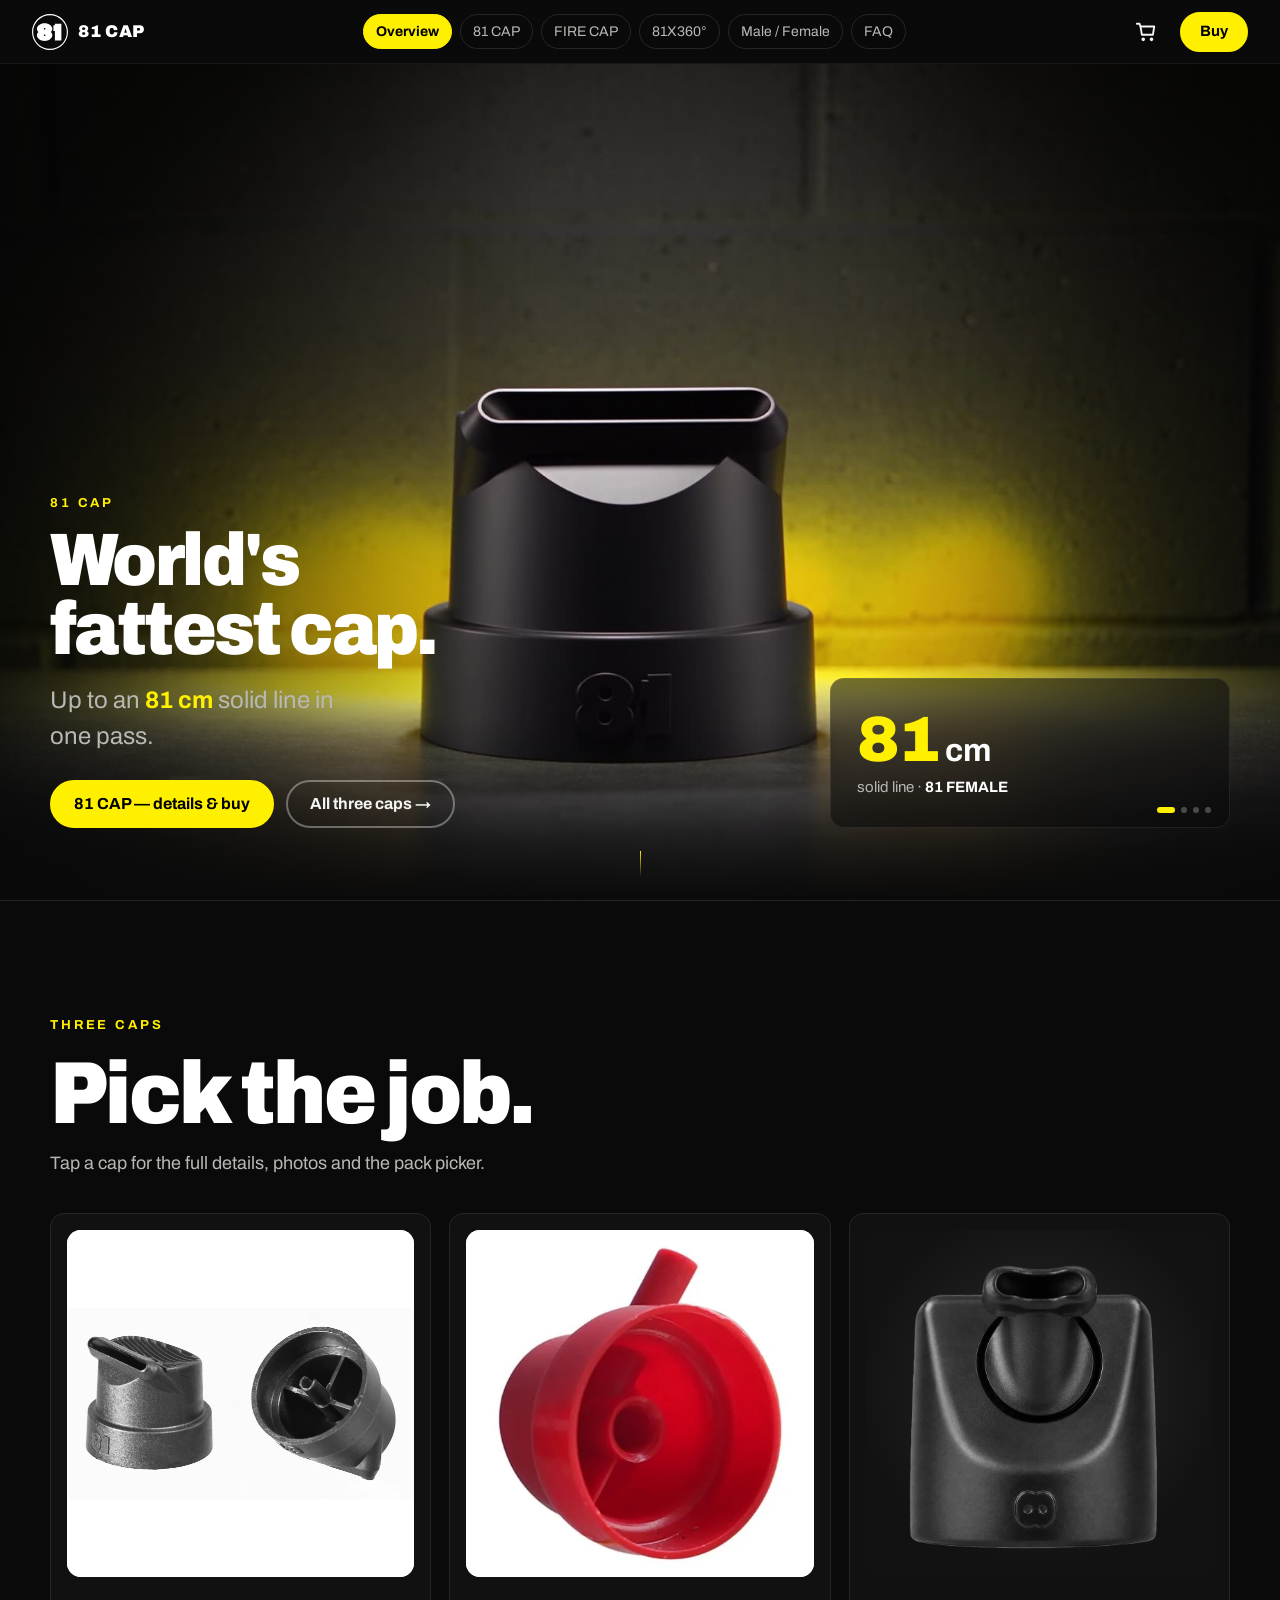
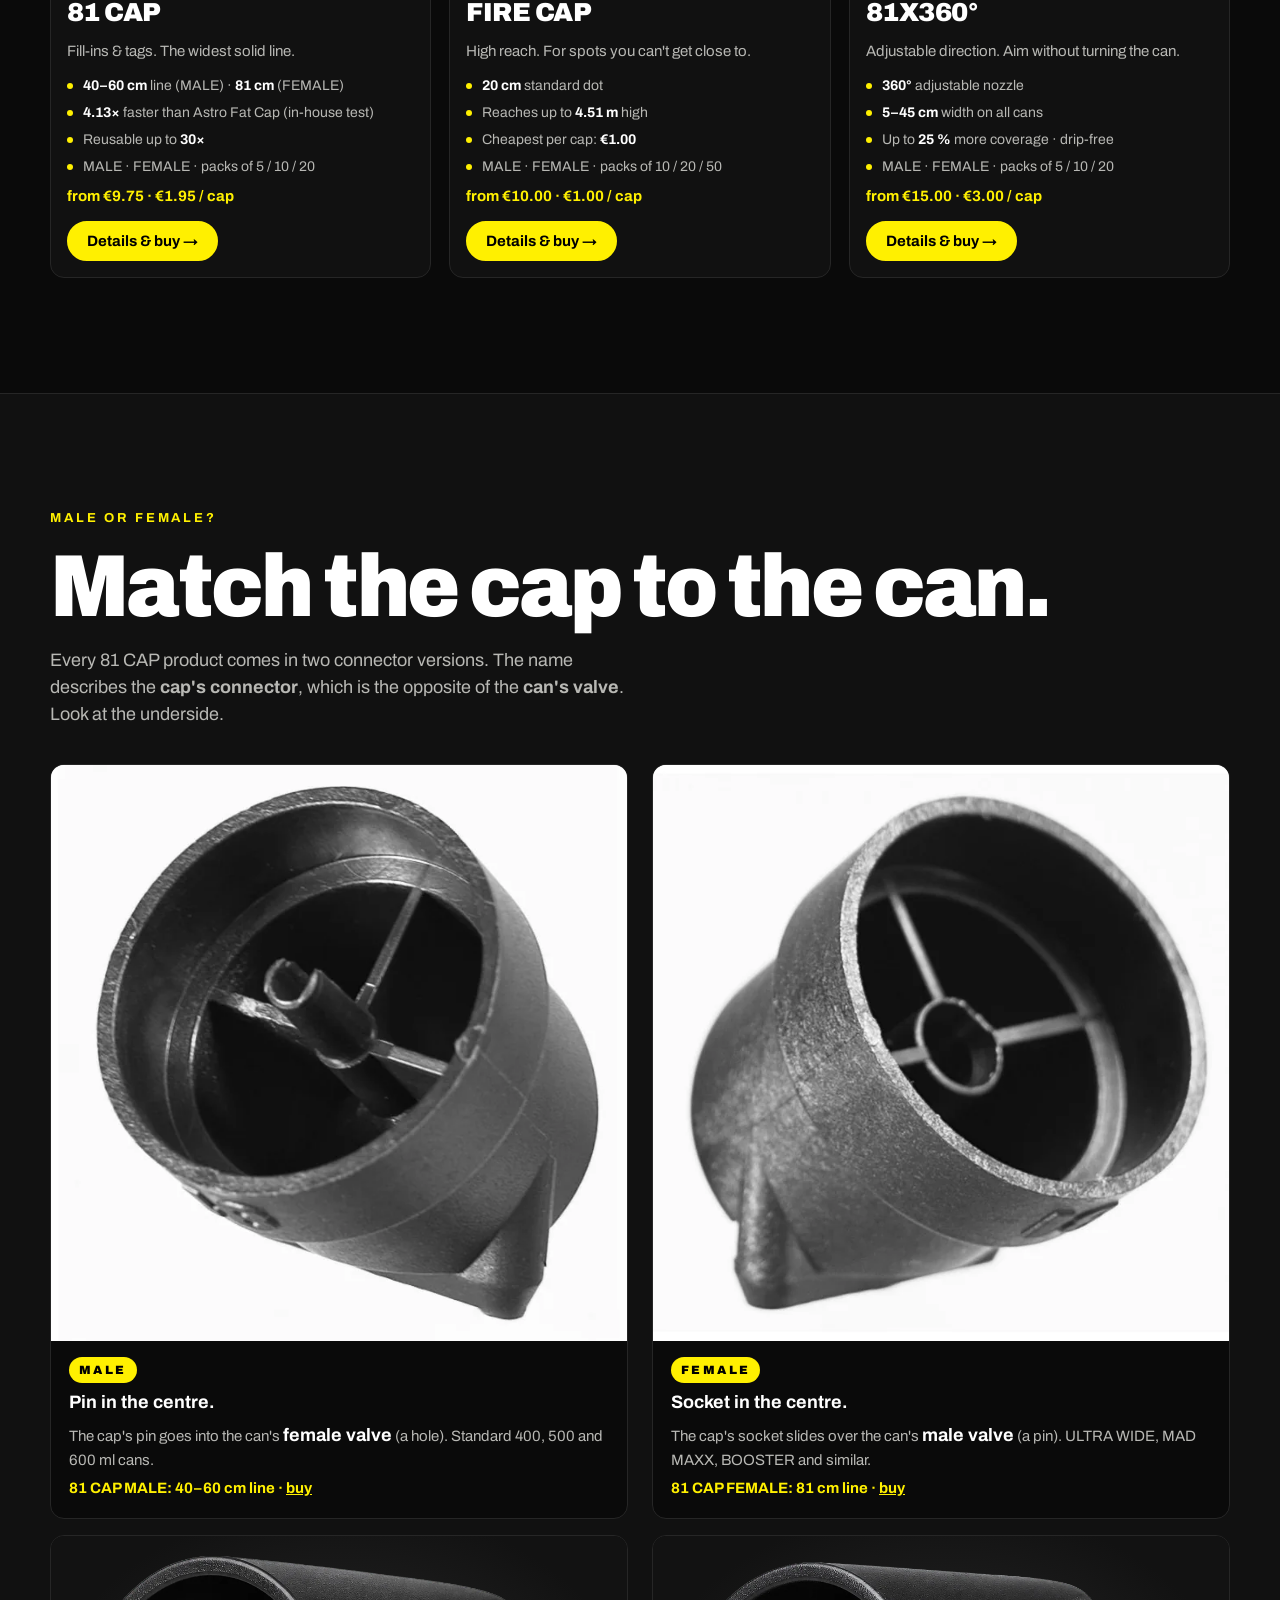
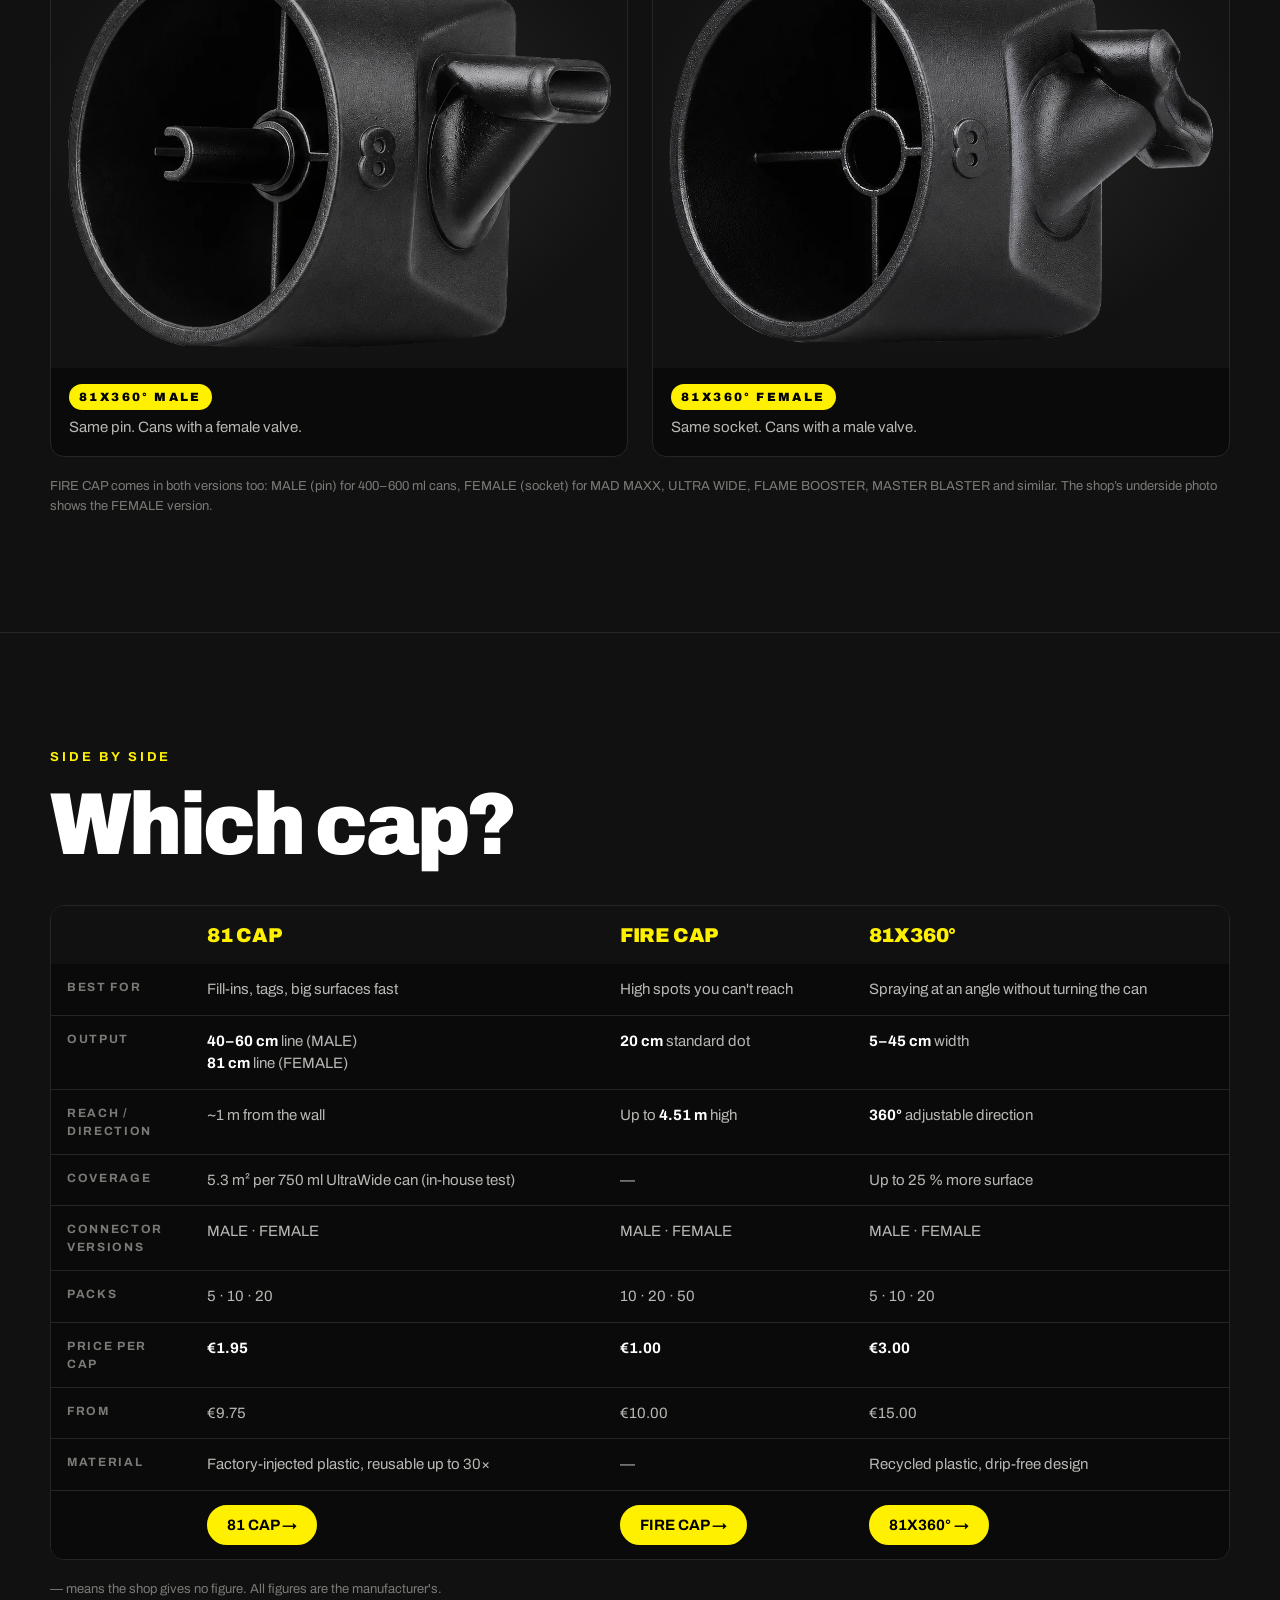
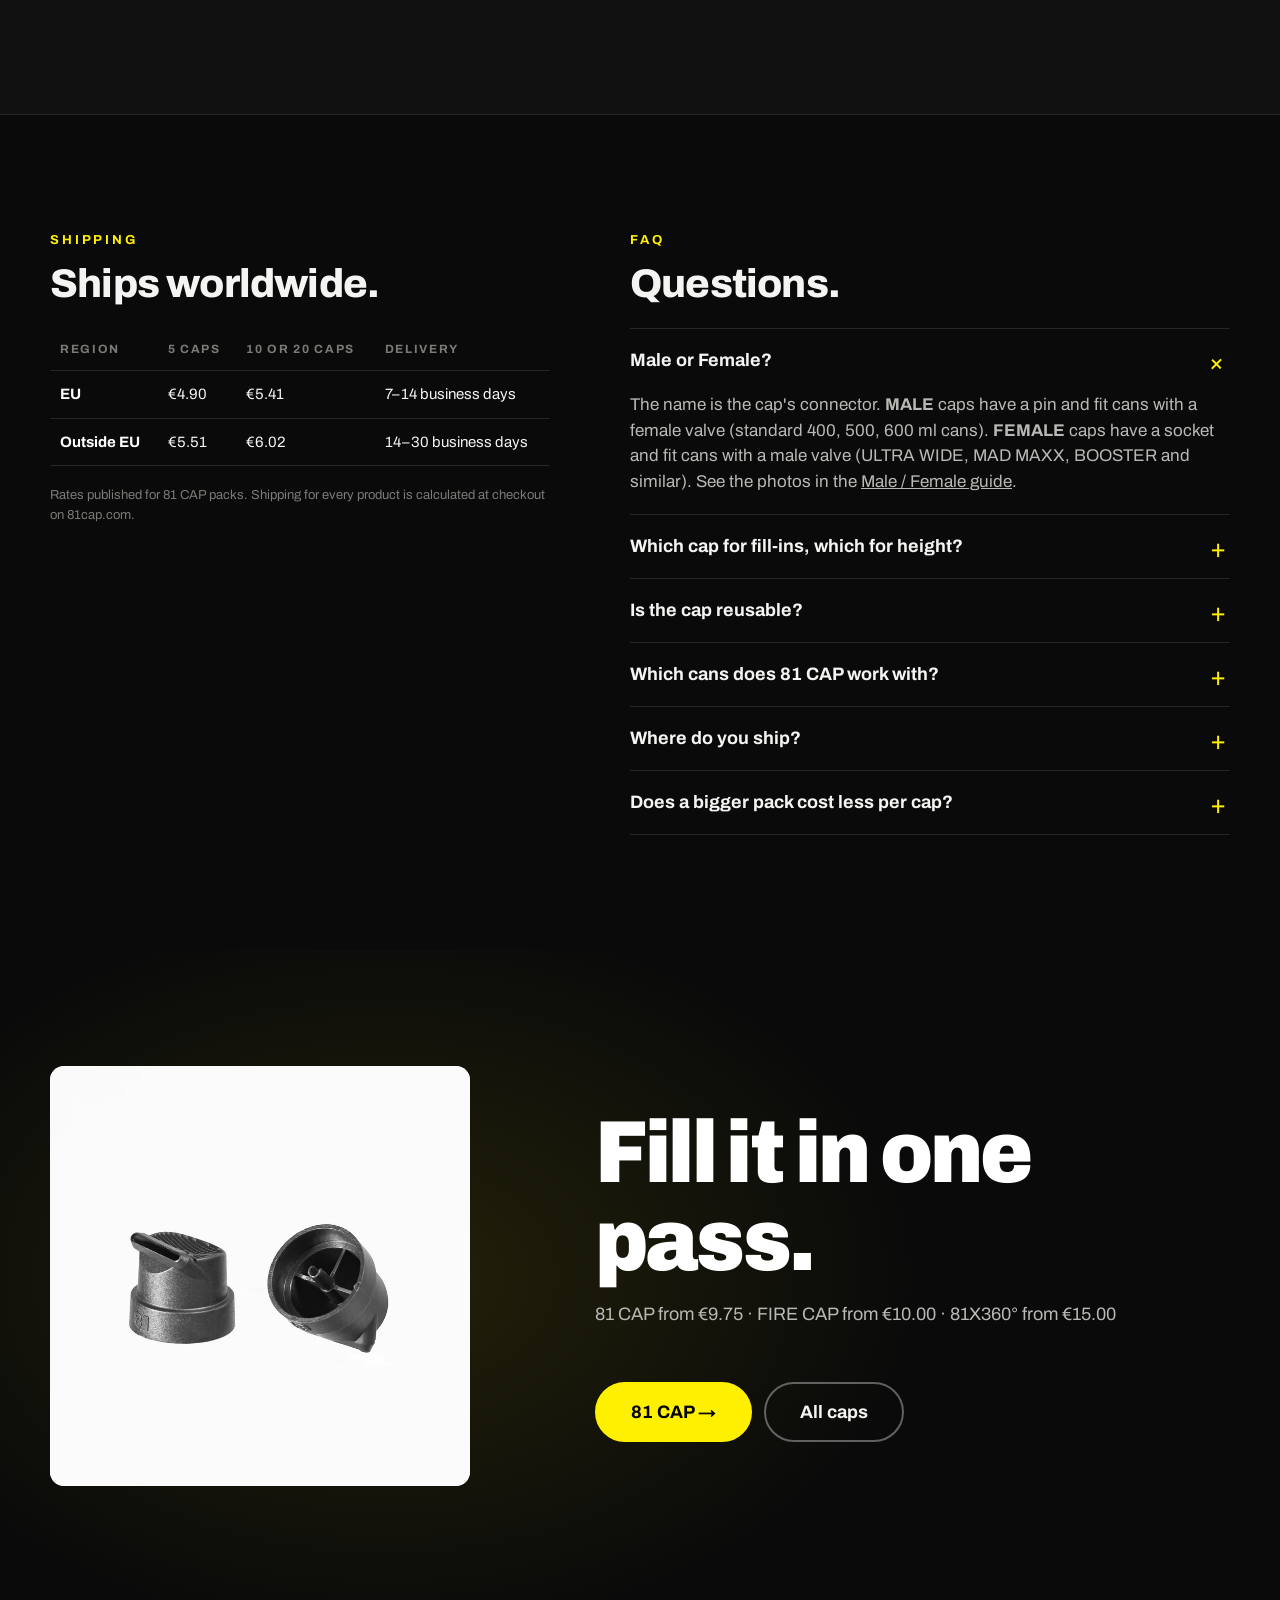
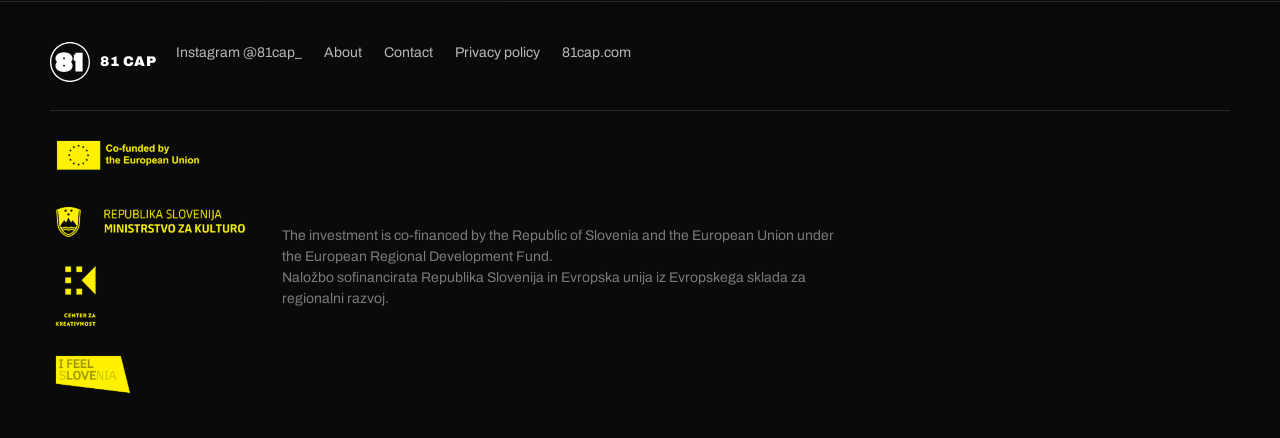
<file: index.html>
<!doctype html>
<html lang="en">
<head>
<meta charset="utf-8">
<meta name="viewport" content="width=device-width, initial-scale=1, viewport-fit=cover">
<title>81 CAP — World’s fattest cap</title>
<meta name="description" content="81 CAP, FIRE CAP and 81X360°: spray caps for fast fill-ins, high reach and adjustable spray direction. Male and Female connectors for every can. From €9.75.">
<meta name="theme-color" content="#0a0a0a">
<meta property="og:title" content="81 CAP — World’s fattest cap">
<meta property="og:description" content="81 CAP, FIRE CAP and 81X360°: spray caps for fast fill-ins, high reach and adjustable spray direction. Male and Female connectors for every can. From €9.75.">
<meta property="og:image" content="media/81cap-hero-poster.jpg">
<meta property="og:type" content="product">
<link rel="icon" href="media/81-logo.svg" type="image/svg+xml">
<link rel="preconnect" href="https://fonts.googleapis.com">
<link rel="preconnect" href="https://fonts.gstatic.com" crossorigin>
<link href="https://fonts.googleapis.com/css2?family=Archivo:wdth,wght@75..125,400..900&display=swap" rel="stylesheet">
<link rel="preload" as="image" href="media/81cap-hero-first.jpg">
<link rel="stylesheet" href="styles.css?v=8">
</head>
<body>

<a class="skip" href="#main">Skip to content</a>

<header class="site-header" id="top">
  <a class="brand" href="index.html" aria-label="81 CAP home">
    <img src="media/81-logo-white.svg" alt="" width="36" height="36">
    <span>81 CAP</span>
  </a>
  <div class="header-actions">
    <a class="cart-link" href="https://www.81cap.com/cart" aria-label="Cart on 81cap.com">
      <svg width="22" height="22" viewBox="0 0 24 24" fill="none" stroke="currentColor" stroke-width="2" stroke-linecap="round" stroke-linejoin="round" aria-hidden="true"><path d="M6 6h15l-1.5 9h-12z"/><path d="M6 6L5 3H2"/><circle cx="9" cy="20" r="1"/><circle cx="18" cy="20" r="1"/></svg>
    </a>
    <a class="btn btn-primary btn-sm" href="#products">Buy</a>
  </div>
  <nav class="site-nav" aria-label="Site">
    <a href="index.html" class="is-active">Overview</a>
    <a href="81cap.html?v=5">81 CAP</a>
    <a href="firecap.html?v=5">FIRE CAP</a>
    <a href="x360.html?v=5">81X360°</a>
    <a href="index.html#connector">Male / Female</a>
    <a href="index.html#faq">FAQ</a>
  </nav>
</header>

<main id="main">

<section class="hero" id="hero">
  <div class="hero-media" aria-hidden="true">
    <video id="heroVideo"
           class="hero-video"
           muted playsinline loop
           preload="metadata"
           poster="media/81cap-hero-first.jpg"
           width="1920" height="1080">
      <source src="media/81cap-hero-1080.mp4" type="video/mp4" data-src-mobile="media/81cap-hero-720.mp4">
    </video>
    <img class="hero-poster-static" src="media/81cap-hero-poster.jpg" alt="" width="1920" height="1080">
    <div class="hero-fade" id="heroFade"></div>
    <div class="hero-vignette"></div>
  </div>

  <div class="hero-content">
    <div class="hero-copy">
      <p class="eyebrow reveal" data-reveal="0">81 CAP</p>
      <h1 class="reveal" data-reveal="1">World's<br>fattest cap.</h1>
      <p class="lede reveal" data-reveal="2">Up to an <strong>81 cm</strong> solid line in one pass.</p>
      <div class="hero-cta reveal" data-reveal="3">
        <a class="btn btn-primary" href="81cap.html?v=5">81 CAP — details &amp; buy</a>
        <a class="btn btn-ghost" href="#products">All three caps →</a>
      </div>
    </div>

    <div class="hero-features" id="heroFeatures" aria-live="polite">
      <div class="feature is-active" data-at="2.0" data-count="81" data-suffix=" cm">
        <span class="feature-num"><span class="num">81</span><span class="unit"> cm</span></span>
        <span class="feature-label">solid line · <b>81 FEMALE</b></span>
      </div>
      <div class="feature" data-at="3.0" data-count="60" data-prefix="40–" data-suffix=" cm">
        <span class="feature-num"><span class="pre">40–</span><span class="num">60</span><span class="unit"> cm</span></span>
        <span class="feature-label">solid line · <b>81 MALE</b></span>
      </div>
      <div class="feature" data-at="5.0">
        <span class="feature-num feature-num-text">Solid.</span>
        <span class="feature-label">full-opacity line, no streaks</span>
      </div>
      <div class="feature" data-at="7.5" data-count="30" data-suffix="×">
        <span class="feature-num"><span class="num">30</span><span class="unit">×</span></span>
        <span class="feature-label">reusable, up to</span>
      </div>
      <ol class="feature-dots" aria-hidden="true">
        <li class="is-active"></li><li></li><li></li><li></li>
      </ol>
    </div>
  </div>

  <a class="scroll-hint" href="#products" aria-label="Scroll to products"><span></span></a>
</section>

<section class="section family" id="products">
  <div class="wrap">
    <p class="eyebrow">Three caps</p>
    <h2 class="display">Pick the job.</h2>
    <p class="sub">Tap a cap for the full details, photos and the pack picker.</p>
    <div class="family-grid family-grid-rich">
      <a class="family-card" href="81cap.html?v=5">
        <span class="family-photo photo-light"><img src="media/products/81cap-male.webp" alt="81 CAP, two caps: one standing, one showing the underside" width="600" height="600" loading="lazy"></span>
        <span class="family-name">81 CAP</span>
        <span class="family-what">Fill-ins &amp; tags. The widest solid line.</span>
        <ul class="family-specs">
          <li><b>40–60 cm</b> line (MALE) · <b>81 cm</b> (FEMALE)</li>
          <li><b>4.13×</b> faster than Astro Fat Cap (in-house test)</li>
          <li>Reusable up to <b>30×</b></li>
          <li>MALE · FEMALE · packs of 5 / 10 / 20</li>
        </ul>
        <span class="family-price">from €9.75 · €1.95 / cap</span>
        <span class="btn btn-primary btn-sm family-btn">Details &amp; buy →</span>
      </a>
      <a class="family-card" href="firecap.html?v=5">
        <span class="family-photo photo-light"><img src="media/products/firecap-angled.webp" alt="FIRE CAP, red cap with a long thin nozzle" width="600" height="600" loading="lazy"></span>
        <span class="family-name">FIRE CAP</span>
        <span class="family-what">High reach. For spots you can't get close to.</span>
        <ul class="family-specs">
          <li><b>20 cm</b> standard dot</li>
          <li>Reaches up to <b>4.51 m</b> high</li>
          <li>Cheapest per cap: <b>€1.00</b></li>
          <li>MALE · FEMALE · packs of 10 / 20 / 50</li>
        </ul>
        <span class="family-price">from €10.00 · €1.00 / cap</span>
        <span class="btn btn-primary btn-sm family-btn">Details &amp; buy →</span>
      </a>
      <a class="family-card" href="x360.html?v=5">
        <span class="family-photo photo-dark"><img src="media/products/x360-frame-up.webp" alt="81X360°, black cap with an adjustable nozzle" width="600" height="600" loading="lazy"></span>
        <span class="family-name">81X360°</span>
        <span class="family-what">Adjustable direction. Aim without turning the can.</span>
        <ul class="family-specs">
          <li><b>360°</b> adjustable nozzle</li>
          <li><b>5–45 cm</b> width on all cans</li>
          <li>Up to <b>25 %</b> more coverage · drip-free</li>
          <li>MALE · FEMALE · packs of 5 / 10 / 20</li>
        </ul>
        <span class="family-price">from €15.00 · €3.00 / cap</span>
        <span class="btn btn-primary btn-sm family-btn">Details &amp; buy →</span>
      </a>
    </div>
  </div>
</section>

<section class="section connector" id="connector">
  <div class="wrap">
    <p class="eyebrow">Male or Female?</p>
    <h2 class="display">Match the cap to the can.</h2>
    <p class="sub">Every 81 CAP product comes in two connector versions. The name describes the <b>cap's connector</b>, which is the opposite of the <b>can's valve</b>. Look at the underside.</p>

    <div class="mf-grid">
      <figure class="mf-card">
        <div class="mf-photo photo-light">
          <img src="media/products/81cap-male-base.webp" alt="Underside of an 81 CAP MALE: a thin pin stands up in the centre" width="700" height="700" loading="lazy">
        </div>
        <figcaption>
          <span class="mf-tag">MALE</span>
          <b>Pin in the centre.</b>
          <span>The cap's pin goes into the can's <b>female valve</b> (a hole). Standard 400, 500 and 600 ml cans.</span>
          <span class="mf-line">81 CAP MALE: 40–60 cm line · <a href="81cap.html?v=5">buy</a></span>
        </figcaption>
      </figure>
      <figure class="mf-card">
        <div class="mf-photo photo-light">
          <img src="media/products/81cap-female-base.webp" alt="Underside of an 81 CAP FEMALE: a small socket hole in the centre" width="700" height="700" loading="lazy">
        </div>
        <figcaption>
          <span class="mf-tag">FEMALE</span>
          <b>Socket in the centre.</b>
          <span>The cap's socket slides over the can's <b>male valve</b> (a pin). ULTRA WIDE, MAD MAXX, BOOSTER and similar.</span>
          <span class="mf-line">81 CAP FEMALE: 81 cm line · <a href="81cap.html?v=5">buy</a></span>
        </figcaption>
      </figure>
    </div>

    <div class="mf-grid mf-grid-x360">
      <figure class="mf-card mf-card-sm">
        <div class="mf-photo photo-dark"><img src="media/products/x360-male-base.webp" alt="Underside of an 81X360° MALE: pin in the centre" width="700" height="520" loading="lazy"></div>
        <figcaption><span class="mf-tag">81X360° MALE</span><span>Same pin. Cans with a female valve.</span></figcaption>
      </figure>
      <figure class="mf-card mf-card-sm">
        <div class="mf-photo photo-dark"><img src="media/products/x360-female-base.webp" alt="Underside of an 81X360° FEMALE: socket in the centre" width="700" height="520" loading="lazy"></div>
        <figcaption><span class="mf-tag">81X360° FEMALE</span><span>Same socket. Cans with a male valve.</span></figcaption>
      </figure>
    </div>
    <p class="fineprint">FIRE CAP comes in both versions too: MALE (pin) for 400–600 ml cans, FEMALE (socket) for MAD MAXX, ULTRA WIDE, FLAME BOOSTER, MASTER BLASTER and similar. The shop’s underside photo shows the FEMALE version.</p>
  </div>
</section>

<section class="section compare" id="compare">
  <div class="wrap">
    <p class="eyebrow">Side by side</p>
    <h2 class="display">Which cap?</h2>
    <div class="table-scroll">
      <table class="cmp-table">
        <thead>
          <tr><th scope="col">&nbsp;</th><th scope="col">81 CAP</th><th scope="col">FIRE CAP</th><th scope="col">81X360°</th></tr>
        </thead>
        <tbody>
          <tr><th scope="row">Best for</th><td>Fill-ins, tags, big surfaces fast</td><td>High spots you can't reach</td><td>Spraying at an angle without turning the can</td></tr>
          <tr><th scope="row">Output</th><td><b>40–60 cm</b> line (MALE)<br><b>81 cm</b> line (FEMALE)</td><td><b>20 cm</b> standard dot</td><td><b>5–45 cm</b> width</td></tr>
          <tr><th scope="row">Reach / direction</th><td>~1 m from the wall</td><td>Up to <b>4.51 m</b> high</td><td><b>360°</b> adjustable direction</td></tr>
          <tr><th scope="row">Coverage</th><td>5.3 m² per 750 ml UltraWide can (in-house test)</td><td>—</td><td>Up to 25 % more surface</td></tr>
          <tr><th scope="row">Connector versions</th><td>MALE · FEMALE</td><td>MALE · FEMALE</td><td>MALE · FEMALE</td></tr>
          <tr><th scope="row">Packs</th><td>5 · 10 · 20</td><td>10 · 20 · 50</td><td>5 · 10 · 20</td></tr>
          <tr><th scope="row">Price per cap</th><td><b>€1.95</b></td><td><b>€1.00</b></td><td><b>€3.00</b></td></tr>
          <tr><th scope="row">From</th><td>€9.75</td><td>€10.00</td><td>€15.00</td></tr>
          <tr><th scope="row">Material</th><td>Factory-injected plastic, reusable up to 30×</td><td>—</td><td>Recycled plastic, drip-free design</td></tr>
          <tr><th scope="row">&nbsp;</th><td><a class="btn btn-primary btn-sm" href="81cap.html?v=5">81 CAP →</a></td><td><a class="btn btn-primary btn-sm" href="firecap.html?v=5">FIRE CAP →</a></td><td><a class="btn btn-primary btn-sm" href="x360.html?v=5">81X360° →</a></td></tr>
        </tbody>
      </table>
    </div>
    <p class="fineprint">— means the shop gives no figure. All figures are the manufacturer's.</p>
  </div>
</section>

<section class="section faq" id="faq">
  <div class="wrap faq-grid">
    <div id="shipping">
      <p class="eyebrow">Shipping</p>
      <h2>Ships worldwide.</h2>
      <table class="ship-table">
        <thead><tr><th>Region</th><th>5 caps</th><th>10 or 20 caps</th><th>Delivery</th></tr></thead>
        <tbody>
          <tr><td>EU</td><td>€4.90</td><td>€5.41</td><td>7–14 business days</td></tr>
          <tr><td>Outside EU</td><td>€5.51</td><td>€6.02</td><td>14–30 business days</td></tr>
        </tbody>
      </table>
      <p class="fineprint">Rates published for 81 CAP packs. Shipping for every product is calculated at checkout on 81cap.com.</p>
    </div>
    <div>
      <p class="eyebrow">FAQ</p>
      <h2>Questions.</h2>
      <details open>
        <summary>Male or Female?</summary>
        <p>The name is the cap's connector. <b>MALE</b> caps have a pin and fit cans with a female valve (standard 400, 500, 600 ml cans). <b>FEMALE</b> caps have a socket and fit cans with a male valve (ULTRA WIDE, MAD MAXX, BOOSTER and similar). See the photos in the <a href="#connector">Male / Female guide</a>.</p>
      </details>
      <details>
        <summary>Which cap for fill-ins, which for height?</summary>
        <p><b>81 CAP</b> for the widest solid line and the fastest fill-ins. <b>FIRE CAP</b> for reach: a 20 cm dot up to 4.51 m high. <b>81X360°</b> when you need to aim the spray at an angle, 5–45 cm wide.</p>
      </details>
      <details>
        <summary>Is the cap reusable?</summary>
        <p>81 CAP is made of high-quality factory-injected plastic and can be reused up to around 30 times without losing the quality of the output. The shop gives no reuse figure for FIRE CAP or 81X360°.</p>
      </details>
      <details>
        <summary>Which cans does 81 CAP work with?</summary>
        <p>The maker tested 400, 600 and 750 ml cans. Pick MALE or FEMALE according to the valve of your can.</p>
      </details>
      <details>
        <summary>Where do you ship?</summary>
        <p>Worldwide. EU orders arrive in 7–14 business days, orders outside the EU in 14–30 business days.</p>
      </details>
      <details>
        <summary>Does a bigger pack cost less per cap?</summary>
        <p>No. The price per cap is the same in every pack: €1.95 (81 CAP), €1.00 (FIRE CAP), €3.00 (81X360°), tax included. Bigger packs only save on shipping per cap.</p>
      </details>
    </div>
  </div>
</section>

<section class="section final" id="final">
  <div class="wrap final-inner">
    <div class="photo-light final-photo"><img src="media/81cap-photo.webp" alt="Two 81 CAPs: one standing, one showing the hollow underside with the inner pin" width="823" height="823" loading="lazy"></div>
    <div>
      <h2 class="display">Fill it in one pass.</h2>
      <p class="sub">81 CAP from €9.75 · FIRE CAP from €10.00 · 81X360° from €15.00</p>
      <div class="hero-cta">
        <a class="btn btn-primary btn-xl" href="81cap.html?v=5">81 CAP →</a>
        <a class="btn btn-ghost btn-xl" href="#products">All caps</a>
      </div>
    </div>
  </div>
</section>

</main>

<footer class="site-footer">
  <div class="wrap footer-grid">
    <div class="footer-brand">
      <img src="media/81-logo-white.svg" alt="" width="40" height="40">
      <span>81 CAP</span>
    </div>
    <nav class="footer-links" aria-label="Footer">
      <a href="https://www.instagram.com/81cap_/" rel="noopener">Instagram @81cap_</a>
      <a href="https://www.81cap.com/pages/about" rel="noopener">About</a>
      <a href="https://www.81cap.com/pages/contact" rel="noopener">Contact</a>
      <a href="https://www.81cap.com/pages/privacy" rel="noopener">Privacy policy</a>
      <a href="https://www.81cap.com/" rel="noopener">81cap.com</a>
    </nav>
    <div class="funding-block">
      <div class="funding-logos">
        <img src="media/funding-logos-yellow.webp" alt="Co-funded by the European Union; Republika Slovenija, Ministrstvo za kulturo; Center za kreativnost; I feel Slovenia" width="652" height="872">
      </div>
      <p class="funding">The investment is co-financed by the Republic of Slovenia and the European Union under the European Regional Development Fund.<br>Naložbo sofinancirata Republika Slovenija in Evropska unija iz Evropskega sklada za regionalni razvoj.</p>
    </div>
  </div>
</footer>

<div class="sticky-bar" id="stickyBar">
  <span class="sticky-text"><b>3 caps</b> · from €9.75</span>
  <a class="btn btn-primary" href="#products">Pick a cap</a>
</div>

<script src="app.js?v=3" defer></script>
</body>
</html>
</file>
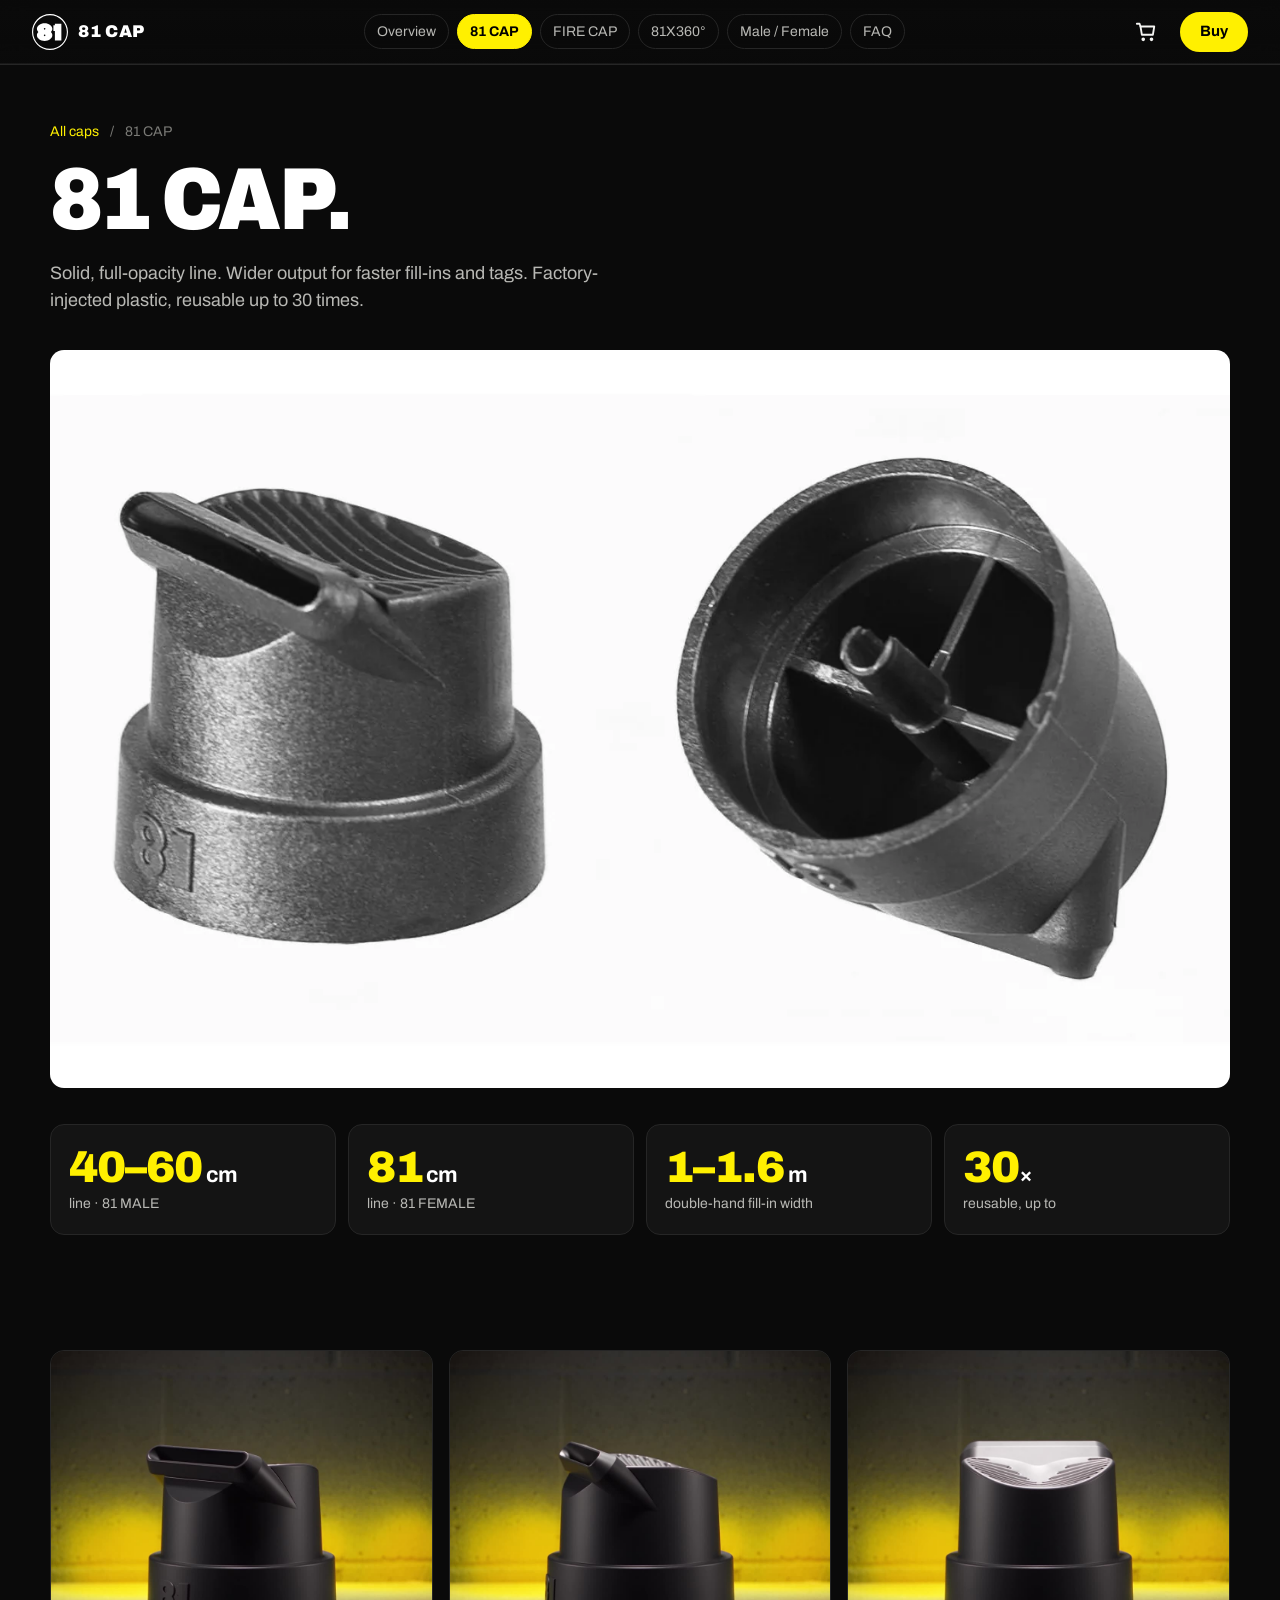
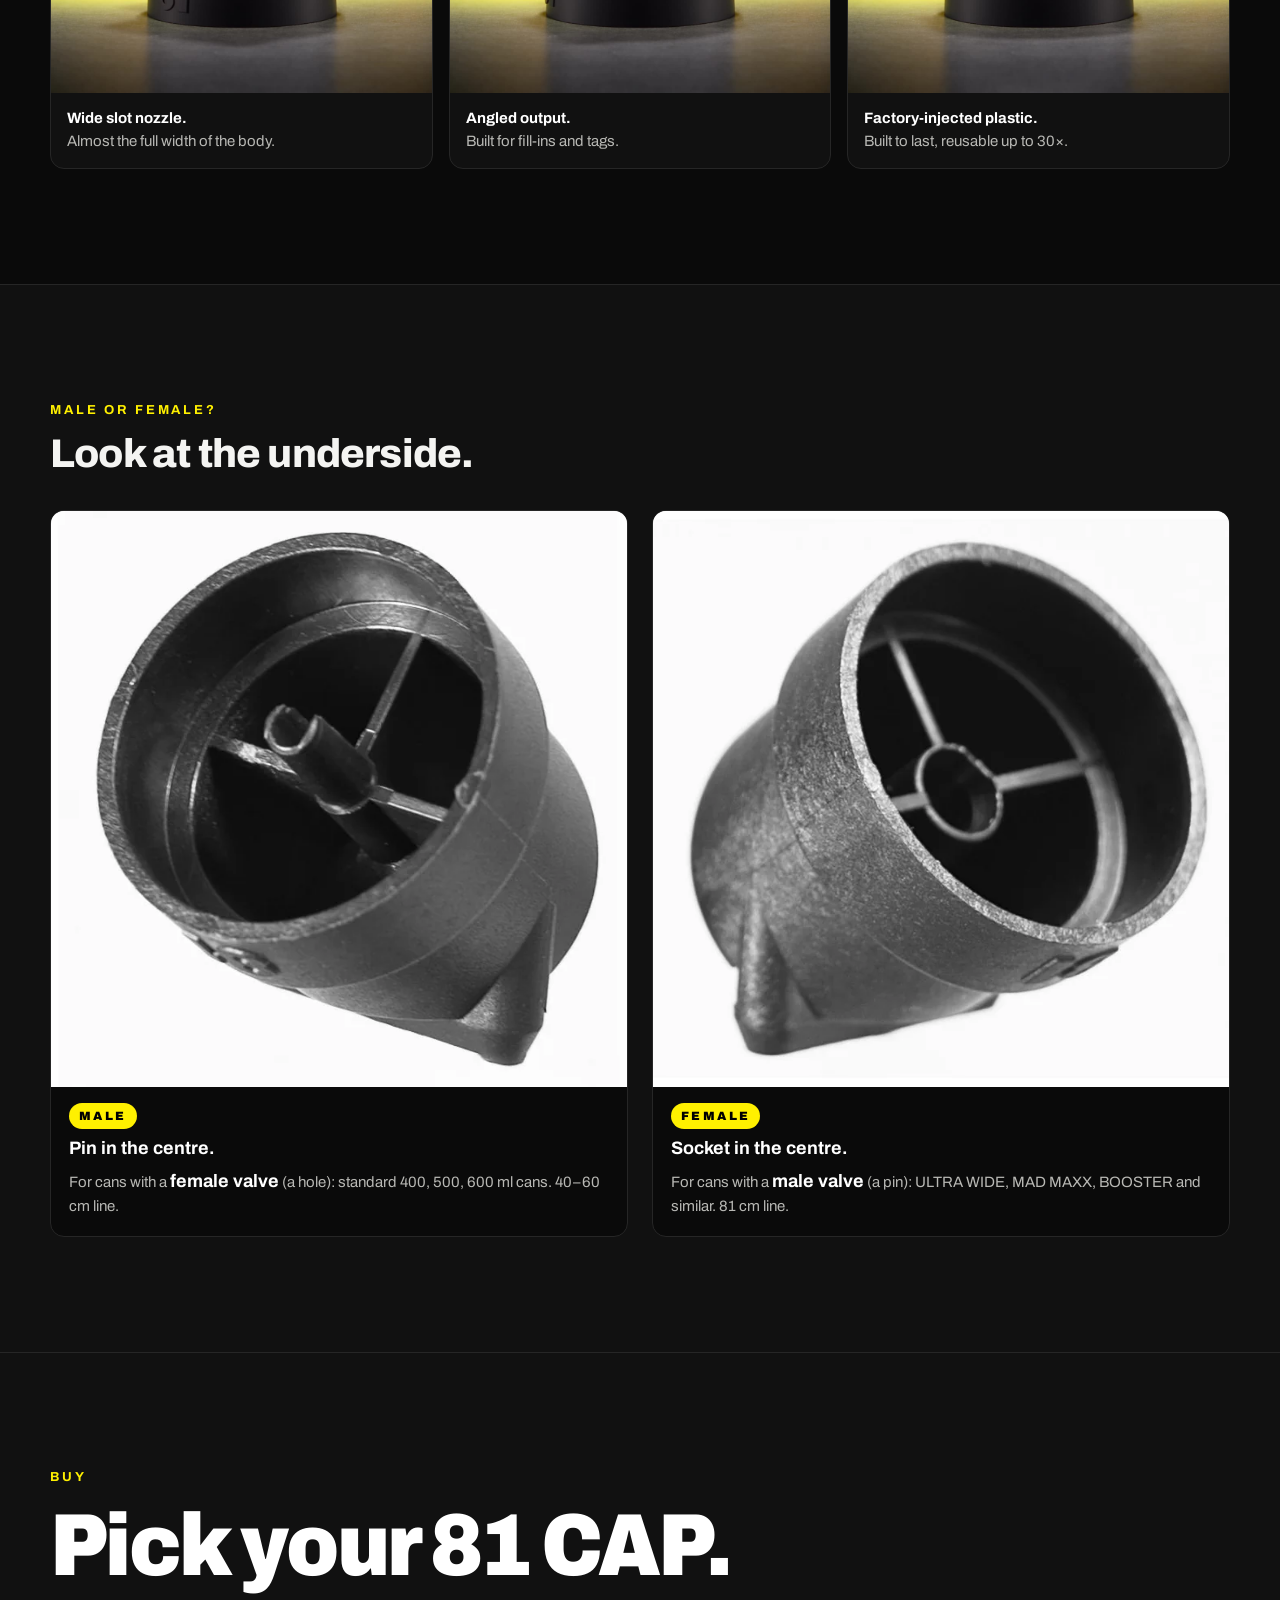
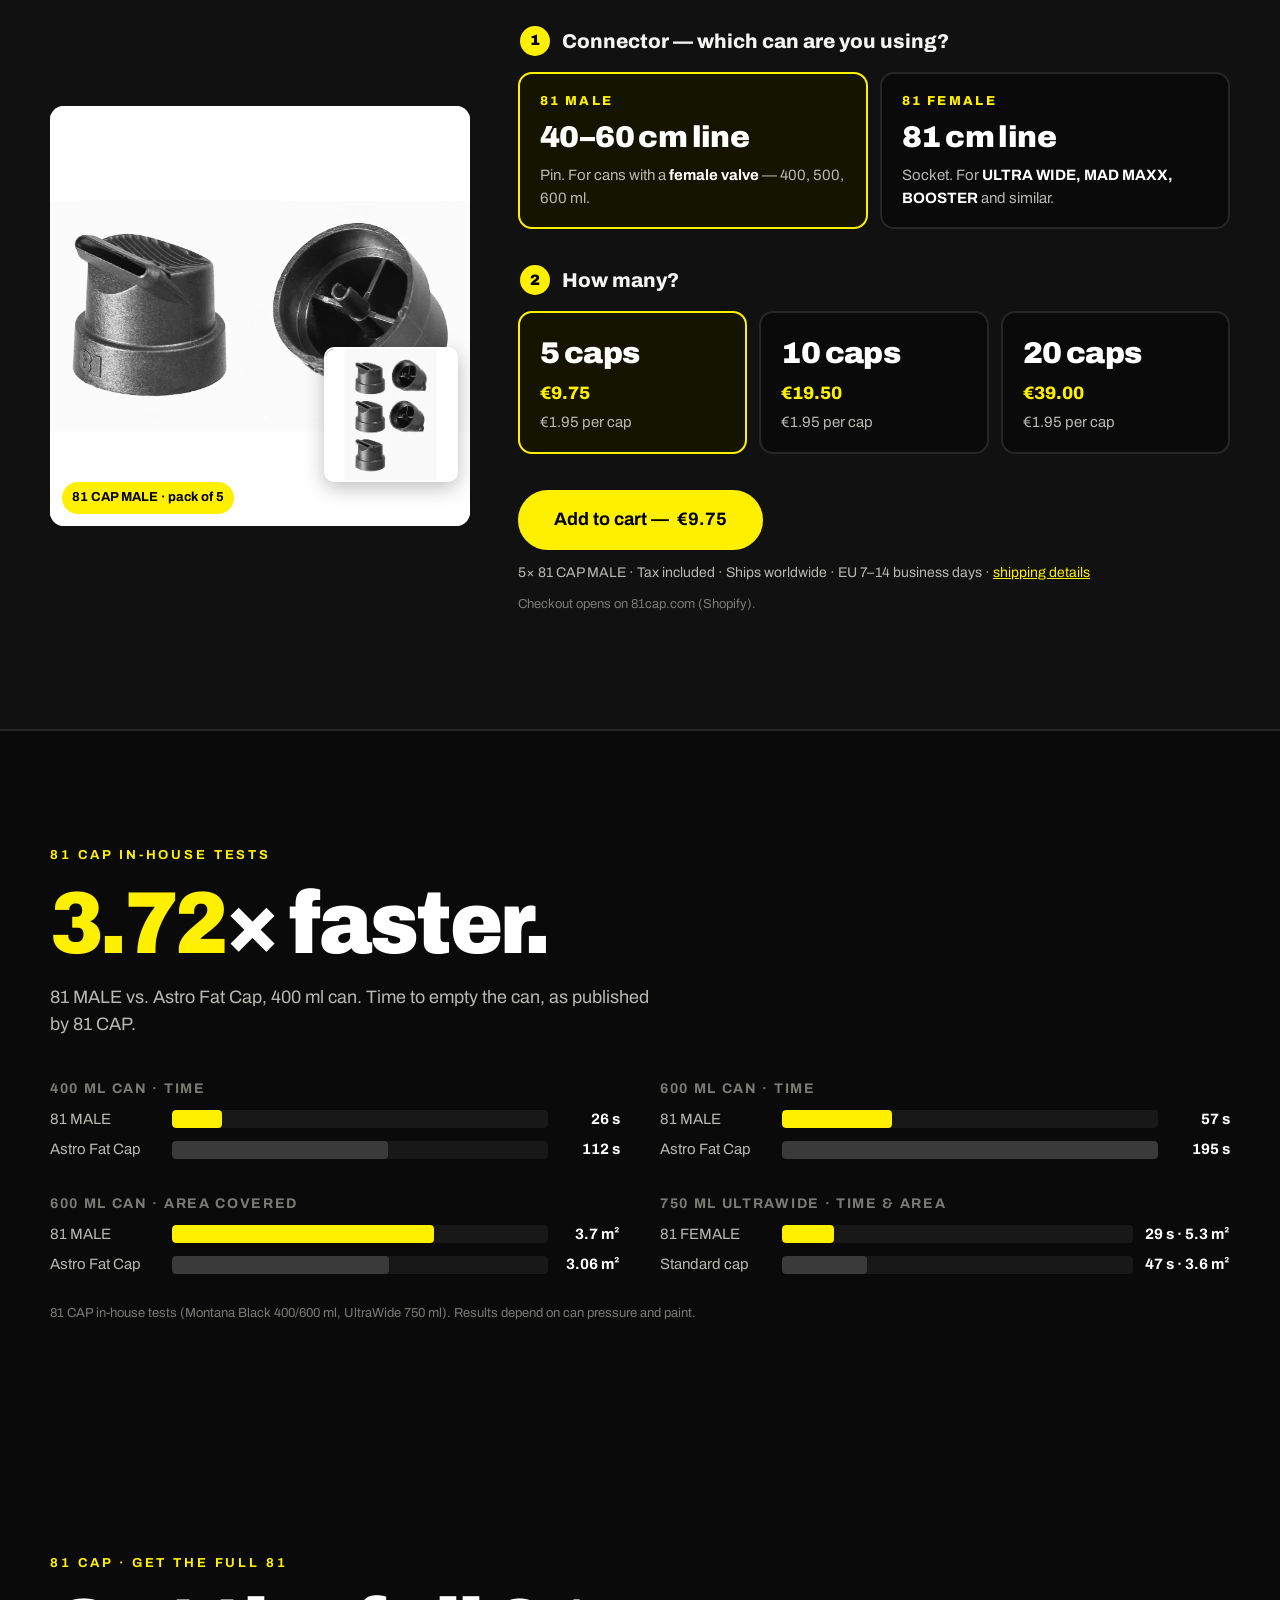
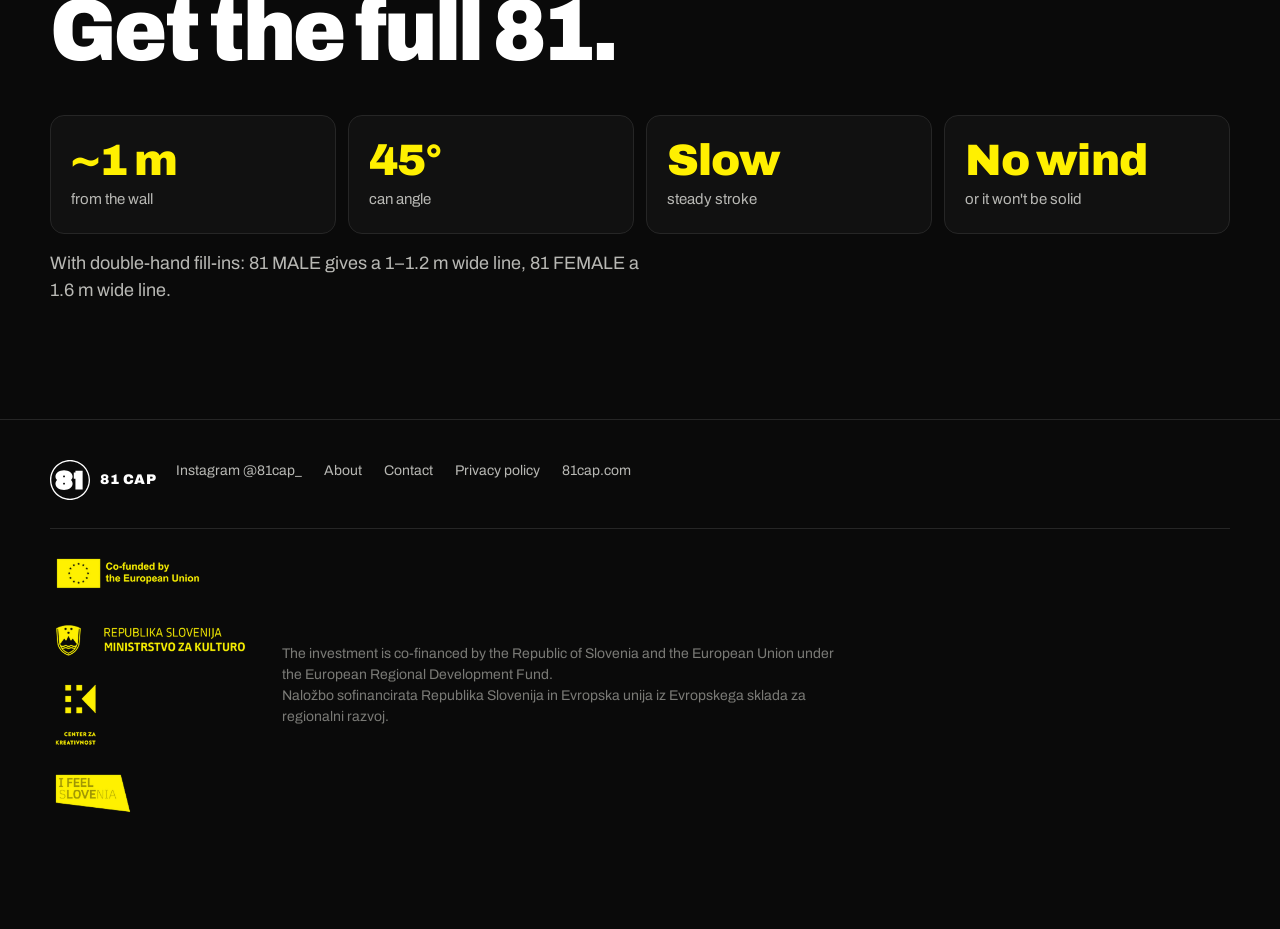
<file: 81cap.html>
<!doctype html>
<html lang="en">
<head>
<meta charset="utf-8">
<meta name="viewport" content="width=device-width, initial-scale=1, viewport-fit=cover">
<title>81 CAP — details & buy</title>
<meta name="description" content="81 CAP: 40–60 cm (MALE) or 81 cm (FEMALE) solid line in one pass, reusable up to 30×. Packs of 5, 10, 20 from €9.75.">
<meta name="theme-color" content="#0a0a0a">
<meta property="og:title" content="81 CAP — details & buy">
<meta property="og:description" content="81 CAP: 40–60 cm (MALE) or 81 cm (FEMALE) solid line in one pass, reusable up to 30×. Packs of 5, 10, 20 from €9.75.">
<meta property="og:image" content="media/81cap-hero-poster.jpg">
<meta property="og:type" content="product">
<link rel="icon" href="media/81-logo.svg" type="image/svg+xml">
<link rel="preconnect" href="https://fonts.googleapis.com">
<link rel="preconnect" href="https://fonts.gstatic.com" crossorigin>
<link href="https://fonts.googleapis.com/css2?family=Archivo:wdth,wght@75..125,400..900&display=swap" rel="stylesheet">
<link rel="preload" as="image" href="media/81cap-hero-first.jpg">
<link rel="stylesheet" href="styles.css?v=8">
</head>
<body class="page-product">

<a class="skip" href="#main">Skip to content</a>

<header class="site-header" id="top">
  <a class="brand" href="index.html" aria-label="81 CAP home">
    <img src="media/81-logo-white.svg" alt="" width="36" height="36">
    <span>81 CAP</span>
  </a>
  <div class="header-actions">
    <a class="cart-link" href="https://www.81cap.com/cart" aria-label="Cart on 81cap.com">
      <svg width="22" height="22" viewBox="0 0 24 24" fill="none" stroke="currentColor" stroke-width="2" stroke-linecap="round" stroke-linejoin="round" aria-hidden="true"><path d="M6 6h15l-1.5 9h-12z"/><path d="M6 6L5 3H2"/><circle cx="9" cy="20" r="1"/><circle cx="18" cy="20" r="1"/></svg>
    </a>
    <a class="btn btn-primary btn-sm" href="#buy">Buy</a>
  </div>
  <nav class="site-nav" aria-label="Site">
    <a href="index.html">Overview</a>
    <a href="81cap.html?v=5" class="is-active">81 CAP</a>
    <a href="firecap.html?v=5">FIRE CAP</a>
    <a href="x360.html?v=5">81X360°</a>
    <a href="index.html#connector">Male / Female</a>
    <a href="index.html#faq">FAQ</a>
  </nav>
</header>

<main id="main">

<section class="section product" id="p-81cap">
  <div class="wrap">
    <p class="crumbs"><a href="index.html">All caps</a> <span>/</span> 81 CAP</p>
    <h2 class="display">81 CAP.</h2>
    <p class="sub">Solid, full-opacity line. Wider output for faster fill-ins and tags. Factory-injected plastic, reusable up to 30 times.</p>

    <div class="fire-hero photo-light">
      <img src="media/products/81cap-male.webp" alt="81 CAP: one cap standing with the wide slot nozzle and the embossed 81, one showing the underside" width="1383" height="1383" fetchpriority="high">
    </div>

    <div class="specs">
      <div class="spec"><span class="spec-num">40–60<small> cm</small></span><span class="spec-label">line · 81 MALE</span></div>
      <div class="spec"><span class="spec-num">81<small> cm</small></span><span class="spec-label">line · 81 FEMALE</span></div>
      <div class="spec"><span class="spec-num">1–1.6<small> m</small></span><span class="spec-label">double-hand fill-in width</span></div>
      <div class="spec"><span class="spec-num">30<small>×</small></span><span class="spec-label">reusable, up to</span></div>
    </div>
  </div>
</section>

<section class="section stills" id="stills-81cap" aria-label="81 CAP details">
  <div class="wrap stills-grid">
    <figure>
      <img src="media/still-front.jpg" alt="81 CAP, front three-quarter view: wide flat slot nozzle and the embossed 81 on the collar" width="1000" height="900" loading="lazy">
      <figcaption><b>Wide slot nozzle.</b> Almost the full width of the body.</figcaption>
    </figure>
    <figure>
      <img src="media/still-side.jpg" alt="81 CAP, side profile: nozzle angled forward and upward" width="1000" height="900" loading="lazy">
      <figcaption><b>Angled output.</b> Built for fill-ins and tags.</figcaption>
    </figure>
    <figure>
      <img src="media/still-rear.jpg" alt="81 CAP from the rear: fine parallel ribs on the top surface" width="1000" height="900" loading="lazy">
      <figcaption><b>Factory-injected plastic.</b> Built to last, reusable up to 30×.</figcaption>
    </figure>
  </div>
</section>

<section class="section connector" id="connector">
  <div class="wrap">
    <p class="eyebrow">Male or Female?</p>
    <h2>Look at the underside.</h2>
    <div class="mf-grid">
      <figure class="mf-card">
        <div class="mf-photo photo-light"><img src="media/products/81cap-male-base.webp" alt="Underside of an 81 CAP MALE: a thin pin stands up in the centre" width="700" height="700" loading="lazy"></div>
        <figcaption><span class="mf-tag">MALE</span><b>Pin in the centre.</b><span>For cans with a <b>female valve</b> (a hole): standard 400, 500, 600 ml cans. 40–60 cm line.</span></figcaption>
      </figure>
      <figure class="mf-card">
        <div class="mf-photo photo-light"><img src="media/products/81cap-female-base.webp" alt="Underside of an 81 CAP FEMALE: a small socket hole in the centre" width="700" height="700" loading="lazy"></div>
        <figcaption><span class="mf-tag">FEMALE</span><b>Socket in the centre.</b><span>For cans with a <b>male valve</b> (a pin): ULTRA WIDE, MAD MAXX, BOOSTER and similar. 81 cm line.</span></figcaption>
      </figure>
    </div>
  </div>
</section>

<section class="section buy" id="buy">
  <div class="wrap">
    <p class="eyebrow">Buy</p>
    <h2 class="display">Pick your 81 CAP.</h2>
    <div class="buy-layout">
      <div class="buy-photo photo-light" id="photo-81cap">
        <img data-role="main" src="media/products/81cap-male.webp" alt="81 CAP MALE: one cap standing, one showing the pin on the underside" width="1000" height="1000" loading="lazy">
        <img data-role="pack" src="media/products/81cap-male-5.webp" alt="Pack of 5 × 81 CAP MALE" width="400" height="400" loading="lazy">
        <span class="buy-photo-cap" data-role="caption">81 CAP MALE · pack of 5</span>
      </div>

      <form class="picker" data-product="81cap" onsubmit="return false">
        <fieldset class="step">
          <legend><span class="step-n">1</span> Connector — which can are you using?</legend>
          <div class="choices choices-type">
            <label class="choice">
              <input type="radio" name="type" value="male" checked>
              <span class="choice-body">
                <span class="choice-title">81 MALE</span>
                <span class="choice-big">40–60 cm line</span>
                <span class="choice-desc">Pin. For cans with a <b>female valve</b> — 400, 500, 600 ml.</span>
              </span>
            </label>
            <label class="choice">
              <input type="radio" name="type" value="female">
              <span class="choice-body">
                <span class="choice-title">81 FEMALE</span>
                <span class="choice-big">81 cm line</span>
                <span class="choice-desc">Socket. For <b>ULTRA WIDE, MAD MAXX, BOOSTER</b> and similar.</span>
              </span>
            </label>
          </div>
        </fieldset>
        <fieldset class="step">
          <legend><span class="step-n">2</span> How many?</legend>
          <div class="choices choices-qty">
            <label class="choice choice-qty"><input type="radio" name="qty" value="5" checked><span class="choice-body"><span class="choice-big">5 caps</span><span class="choice-price">€9.75</span><span class="choice-desc">€1.95 per cap</span></span></label>
            <label class="choice choice-qty"><input type="radio" name="qty" value="10"><span class="choice-body"><span class="choice-big">10 caps</span><span class="choice-price">€19.50</span><span class="choice-desc">€1.95 per cap</span></span></label>
            <label class="choice choice-qty"><input type="radio" name="qty" value="20"><span class="choice-body"><span class="choice-big">20 caps</span><span class="choice-price">€39.00</span><span class="choice-desc">€1.95 per cap</span></span></label>
          </div>
        </fieldset>
        <div class="buy-row">
          <a class="btn btn-primary btn-xl" data-role="add" href="https://www.81cap.com/cart/48320506003788:1">Add to cart — <span data-role="price">€9.75</span></a>
          <p class="buy-meta"><span data-role="summary">5× 81 CAP MALE</span> · Tax included · Ships worldwide · EU 7–14 business days · <a href="#shipping">shipping details</a></p>
          <p class="buy-note">Checkout opens on 81cap.com (Shopify).</p>
        </div>
      </form>
    </div>
  </div>
</section>

<section class="section proof" id="proof">
  <div class="wrap">
    <p class="eyebrow">81 CAP in-house tests</p>
    <h2 class="display"><span class="count" data-count="4.13" data-decimals="2">4.13</span>× faster.</h2>
    <p class="sub">81 MALE vs. Astro Fat Cap, 400 ml can. Time to empty the can, as published by 81 CAP.</p>

    <div class="bars" data-bars>
      <div class="bar-group">
        <h3>400 ml can · time</h3>
        <div class="bar"><span class="bar-label">81 MALE</span><span class="bar-track"><span class="bar-fill is-81" style="--v:26;--max:195"></span></span><span class="bar-val">26 s</span></div>
        <div class="bar"><span class="bar-label">Astro Fat Cap</span><span class="bar-track"><span class="bar-fill" style="--v:112;--max:195"></span></span><span class="bar-val">112 s</span></div>
      </div>
      <div class="bar-group">
        <h3>600 ml can · time</h3>
        <div class="bar"><span class="bar-label">81 MALE</span><span class="bar-track"><span class="bar-fill is-81" style="--v:57;--max:195"></span></span><span class="bar-val">57 s</span></div>
        <div class="bar"><span class="bar-label">Astro Fat Cap</span><span class="bar-track"><span class="bar-fill" style="--v:195;--max:195"></span></span><span class="bar-val">195 s</span></div>
      </div>
      <div class="bar-group">
        <h3>600 ml can · area covered</h3>
        <div class="bar"><span class="bar-label">81 MALE</span><span class="bar-track"><span class="bar-fill is-81" style="--v:3.7;--max:5.3"></span></span><span class="bar-val">3.7 m²</span></div>
        <div class="bar"><span class="bar-label">Astro Fat Cap</span><span class="bar-track"><span class="bar-fill" style="--v:3.06;--max:5.3"></span></span><span class="bar-val">3.06 m²</span></div>
      </div>
      <div class="bar-group">
        <h3>750 ml UltraWide · time &amp; area</h3>
        <div class="bar"><span class="bar-label">81 FEMALE</span><span class="bar-track"><span class="bar-fill is-81" style="--v:29;--max:195"></span></span><span class="bar-val">29 s · 5.3 m²</span></div>
        <div class="bar"><span class="bar-label">Standard cap</span><span class="bar-track"><span class="bar-fill" style="--v:47;--max:195"></span></span><span class="bar-val">47 s · 3.6 m²</span></div>
      </div>
    </div>
    <p class="fineprint">81 CAP in-house tests (Montana Black 400/600 ml, UltraWide 750 ml). Results depend on can pressure and paint.</p>
  </div>
</section>

<section class="section howto" id="howto">
  <div class="wrap">
    <p class="eyebrow">81 CAP · get the full 81</p>
    <h2 class="display">Get the full 81.</h2>
    <ul class="tips">
      <li><span class="tip-num">~1 m</span><span class="tip-text">from the wall</span></li>
      <li><span class="tip-num">45°</span><span class="tip-text">can angle</span></li>
      <li><span class="tip-num">Slow</span><span class="tip-text">steady stroke</span></li>
      <li><span class="tip-num">No wind</span><span class="tip-text">or it won't be solid</span></li>
    </ul>
    <p class="sub">With double-hand fill-ins: 81 MALE gives a 1–1.2 m wide line, 81 FEMALE a 1.6 m wide line.</p>
  </div>
</section>

</main>

<footer class="site-footer">
  <div class="wrap footer-grid">
    <div class="footer-brand">
      <img src="media/81-logo-white.svg" alt="" width="40" height="40">
      <span>81 CAP</span>
    </div>
    <nav class="footer-links" aria-label="Footer">
      <a href="https://www.instagram.com/81cap_/" rel="noopener">Instagram @81cap_</a>
      <a href="https://www.81cap.com/pages/about" rel="noopener">About</a>
      <a href="https://www.81cap.com/pages/contact" rel="noopener">Contact</a>
      <a href="https://www.81cap.com/pages/privacy" rel="noopener">Privacy policy</a>
      <a href="https://www.81cap.com/" rel="noopener">81cap.com</a>
    </nav>
    <div class="funding-block">
      <div class="funding-logos">
        <img src="media/funding-logos-yellow.webp" alt="Co-funded by the European Union; Republika Slovenija, Ministrstvo za kulturo; Center za kreativnost; I feel Slovenia" width="652" height="872">
      </div>
      <p class="funding">The investment is co-financed by the Republic of Slovenia and the European Union under the European Regional Development Fund.<br>Naložbo sofinancirata Republika Slovenija in Evropska unija iz Evropskega sklada za regionalni razvoj.</p>
    </div>
  </div>
</footer>

<div class="sticky-bar sticky-bar-product" id="stickyBar">
  <span class="sticky-text" data-role="sticky-summary">81 CAP MALE · 5 caps</span>
  <a class="btn btn-primary" data-role="sticky-add" href="#buy">Add to cart — €9.75</a>
</div>

<script src="app.js?v=3" defer></script>
</body>
</html>
</file>
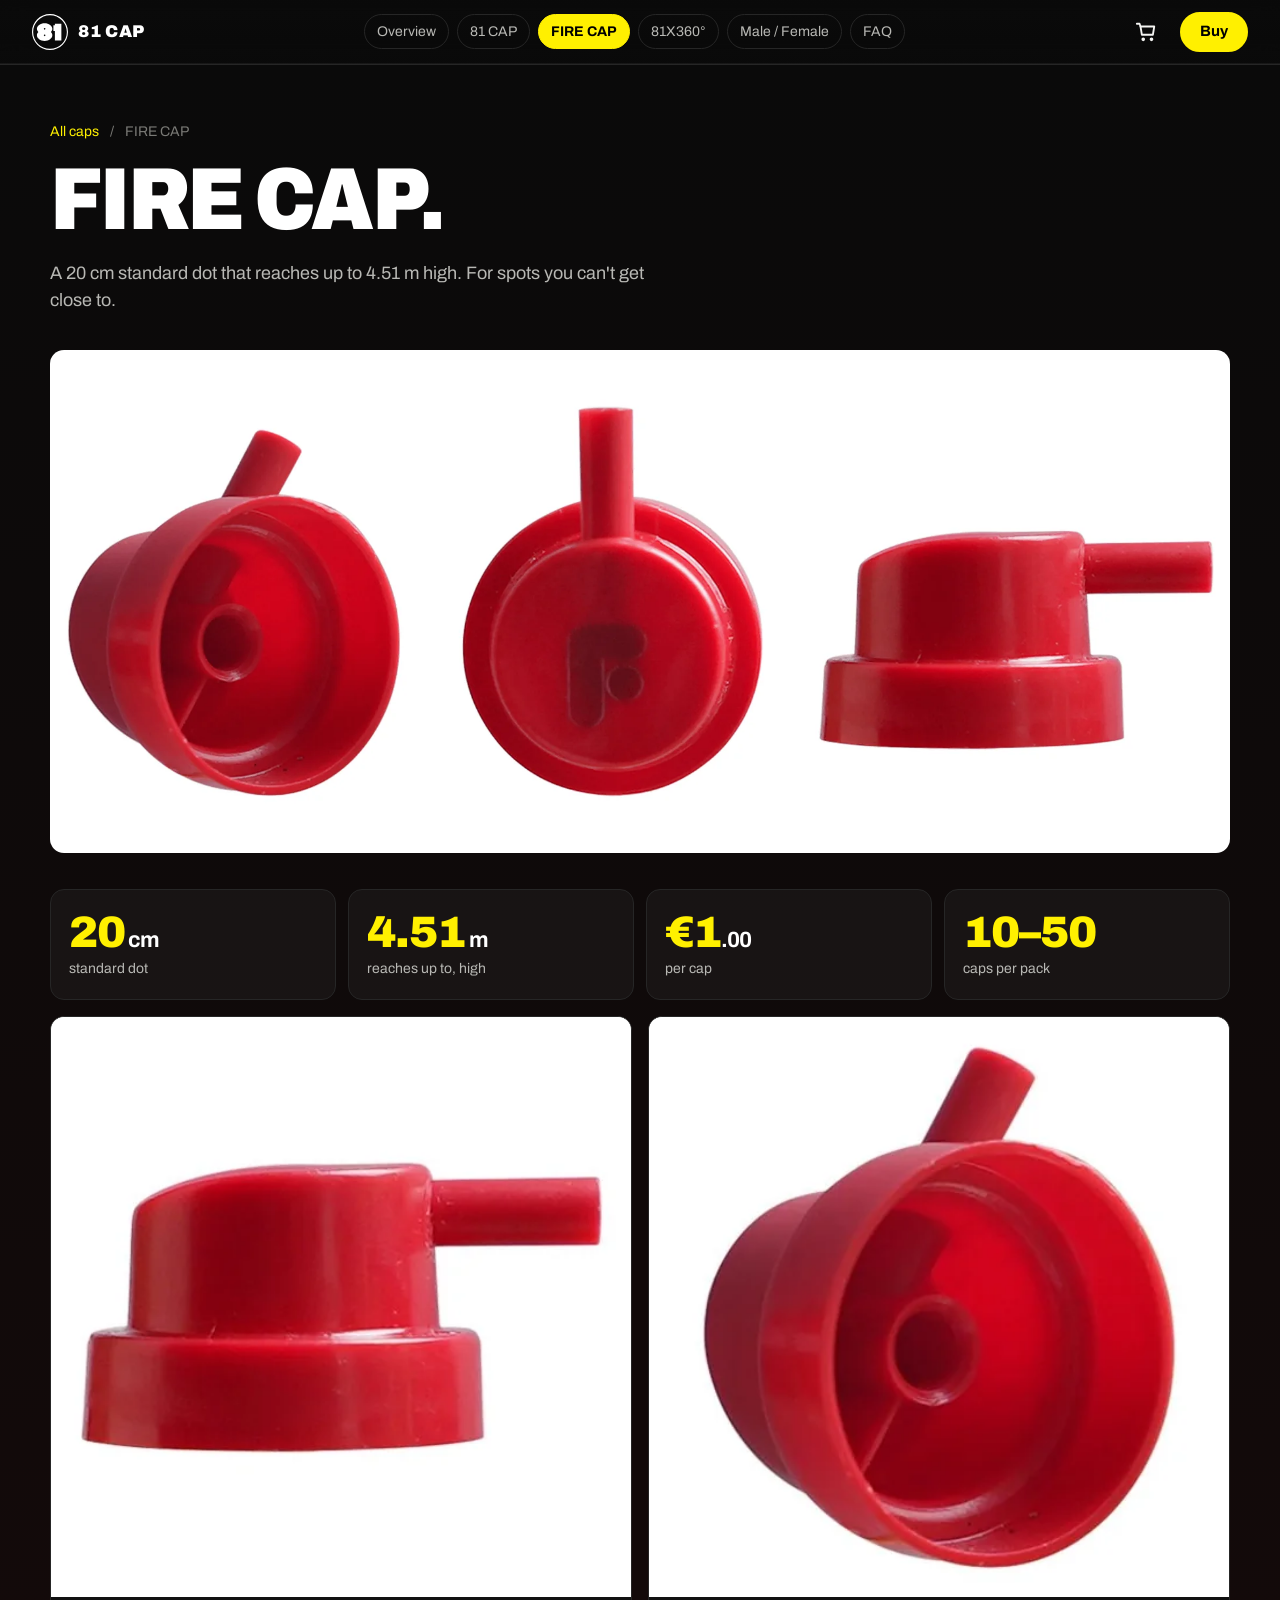
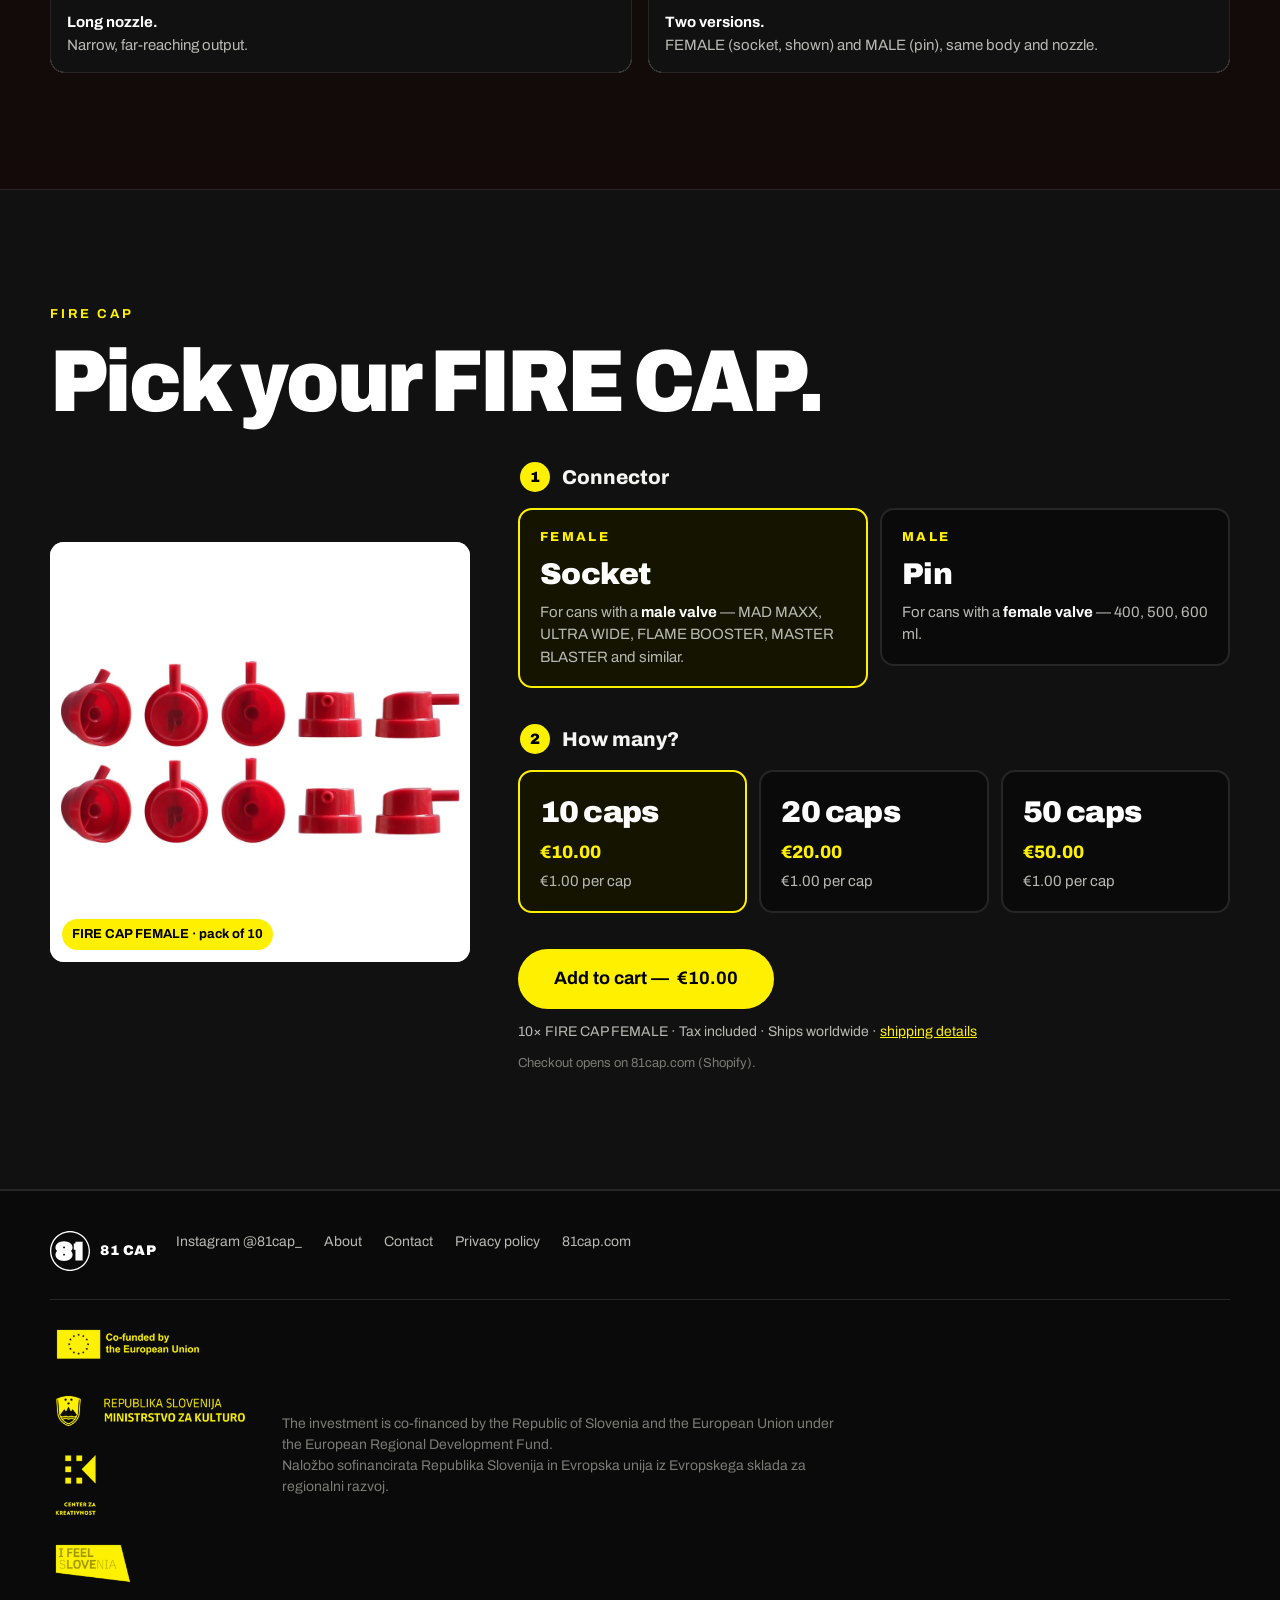
<file: firecap.html>
<!doctype html>
<html lang="en">
<head>
<meta charset="utf-8">
<meta name="viewport" content="width=device-width, initial-scale=1, viewport-fit=cover">
<title>FIRE CAP — details & buy</title>
<meta name="description" content="FIRE CAP: a 20 cm standard dot that reaches up to 4.51 m high. MALE and FEMALE, packs of 10, 20, 50 from €10.00.">
<meta name="theme-color" content="#0a0a0a">
<meta property="og:title" content="FIRE CAP — details & buy">
<meta property="og:description" content="FIRE CAP: a 20 cm standard dot that reaches up to 4.51 m high. MALE and FEMALE, packs of 10, 20, 50 from €10.00.">
<meta property="og:image" content="media/products/firecap-three-views.webp">
<meta property="og:type" content="product">
<link rel="icon" href="media/81-logo.svg" type="image/svg+xml">
<link rel="preconnect" href="https://fonts.googleapis.com">
<link rel="preconnect" href="https://fonts.gstatic.com" crossorigin>
<link href="https://fonts.googleapis.com/css2?family=Archivo:wdth,wght@75..125,400..900&display=swap" rel="stylesheet">
<link rel="stylesheet" href="styles.css?v=8">
</head>
<body class="page-product">

<a class="skip" href="#main">Skip to content</a>

<header class="site-header" id="top">
  <a class="brand" href="index.html" aria-label="81 CAP home">
    <img src="media/81-logo-white.svg" alt="" width="36" height="36">
    <span>81 CAP</span>
  </a>
  <div class="header-actions">
    <a class="cart-link" href="https://www.81cap.com/cart" aria-label="Cart on 81cap.com">
      <svg width="22" height="22" viewBox="0 0 24 24" fill="none" stroke="currentColor" stroke-width="2" stroke-linecap="round" stroke-linejoin="round" aria-hidden="true"><path d="M6 6h15l-1.5 9h-12z"/><path d="M6 6L5 3H2"/><circle cx="9" cy="20" r="1"/><circle cx="18" cy="20" r="1"/></svg>
    </a>
    <a class="btn btn-primary btn-sm" href="#buy">Buy</a>
  </div>
  <nav class="site-nav" aria-label="Site">
    <a href="index.html">Overview</a>
    <a href="81cap.html?v=5">81 CAP</a>
    <a href="firecap.html?v=5" class="is-active">FIRE CAP</a>
    <a href="x360.html?v=5">81X360°</a>
    <a href="index.html#connector">Male / Female</a>
    <a href="index.html#faq">FAQ</a>
  </nav>
</header>

<main id="main">

<section class="section product product-fire" id="p-firecap">
  <div class="wrap">
    <p class="crumbs"><a href="index.html">All caps</a> <span>/</span> FIRE CAP</p>
    <h2 class="display">FIRE CAP.</h2>
    <p class="sub">A 20 cm standard dot that reaches up to 4.51 m high. For spots you can't get close to.</p>

    <div class="fire-hero photo-light">
      <img src="media/products/firecap-three-views.webp" alt="FIRE CAP from three sides: underside with the socket, front with the F mark, and side profile with the long thin nozzle" width="1800" height="768" loading="lazy">
    </div>

    <div class="specs">
      <div class="spec"><span class="spec-num">20<small> cm</small></span><span class="spec-label">standard dot</span></div>
      <div class="spec"><span class="spec-num">4.51<small> m</small></span><span class="spec-label">reaches up to, high</span></div>
      <div class="spec"><span class="spec-num">€1<small>.00</small></span><span class="spec-label">per cap</span></div>
      <div class="spec"><span class="spec-num">10–50</span><span class="spec-label">caps per pack</span></div>
    </div>

    <div class="stills-grid stills-grid-2">
      <figure class="photo-light"><img src="media/products/firecap-side.webp" alt="FIRE CAP side profile: wide collar, domed body, long nozzle pointing sideways" width="600" height="600" loading="lazy"><figcaption><b>Long nozzle.</b> Narrow, far-reaching output.</figcaption></figure>
      <figure class="photo-light"><img src="media/products/firecap-angled.webp" alt="FIRE CAP from below at an angle: the socket in the centre of the underside" width="600" height="600" loading="lazy"><figcaption><b>Two versions.</b> FEMALE (socket, shown) and MALE (pin), same body and nozzle.</figcaption></figure>
    </div>
  </div>
</section>

<section class="section buy" id="buy">
  <div class="wrap">
    <p class="eyebrow">FIRE CAP</p>
    <h2 class="display">Pick your FIRE CAP.</h2>
    <div class="buy-layout">
      <div class="buy-photo photo-light" id="photo-firecap">
        <img data-role="main" src="media/products/firecap-10.webp" alt="Pack of 10 FIRE CAPs" width="1000" height="1000" loading="lazy">
        <span class="buy-photo-cap" data-role="caption">FIRE CAP FEMALE · pack of 10</span>
      </div>
      <form class="picker" data-product="firecap" onsubmit="return false">
        <fieldset class="step">
          <legend><span class="step-n">1</span> Connector</legend>
          <div class="choices choices-type">
            <label class="choice"><input type="radio" name="type" value="female" checked><span class="choice-body"><span class="choice-title">FEMALE</span><span class="choice-big">Socket</span><span class="choice-desc">For cans with a <b>male valve</b> — MAD MAXX, ULTRA WIDE, FLAME BOOSTER, MASTER BLASTER and similar.</span></span></label>
            <label class="choice"><input type="radio" name="type" value="male"><span class="choice-body"><span class="choice-title">MALE</span><span class="choice-big">Pin</span><span class="choice-desc">For cans with a <b>female valve</b> — 400, 500, 600 ml.</span></span></label>
          </div>
        </fieldset>
        <fieldset class="step">
          <legend><span class="step-n">2</span> How many?</legend>
          <div class="choices choices-qty">
            <label class="choice choice-qty"><input type="radio" name="qty" value="10" checked><span class="choice-body"><span class="choice-big">10 caps</span><span class="choice-price">€10.00</span><span class="choice-desc">€1.00 per cap</span></span></label>
            <label class="choice choice-qty"><input type="radio" name="qty" value="20"><span class="choice-body"><span class="choice-big">20 caps</span><span class="choice-price">€20.00</span><span class="choice-desc">€1.00 per cap</span></span></label>
            <label class="choice choice-qty"><input type="radio" name="qty" value="50"><span class="choice-body"><span class="choice-big">50 caps</span><span class="choice-price">€50.00</span><span class="choice-desc">€1.00 per cap</span></span></label>
          </div>
        </fieldset>
        <div class="buy-row">
          <a class="btn btn-primary btn-xl" data-role="add" href="https://www.81cap.com/cart/52896573292876:1">Add to cart — <span data-role="price">€10.00</span></a>
          <p class="buy-meta"><span data-role="summary">10× FIRE CAP FEMALE</span> · Tax included · Ships worldwide · <a href="#shipping">shipping details</a></p>
          <p class="buy-note">Checkout opens on 81cap.com (Shopify).</p>
        </div>
      </form>
    </div>
  </div>
</section>



</main>

<footer class="site-footer">
  <div class="wrap footer-grid">
    <div class="footer-brand">
      <img src="media/81-logo-white.svg" alt="" width="40" height="40">
      <span>81 CAP</span>
    </div>
    <nav class="footer-links" aria-label="Footer">
      <a href="https://www.instagram.com/81cap_/" rel="noopener">Instagram @81cap_</a>
      <a href="https://www.81cap.com/pages/about" rel="noopener">About</a>
      <a href="https://www.81cap.com/pages/contact" rel="noopener">Contact</a>
      <a href="https://www.81cap.com/pages/privacy" rel="noopener">Privacy policy</a>
      <a href="https://www.81cap.com/" rel="noopener">81cap.com</a>
    </nav>
    <div class="funding-block">
      <div class="funding-logos">
        <img src="media/funding-logos-yellow.webp" alt="Co-funded by the European Union; Republika Slovenija, Ministrstvo za kulturo; Center za kreativnost; I feel Slovenia" width="652" height="872">
      </div>
      <p class="funding">The investment is co-financed by the Republic of Slovenia and the European Union under the European Regional Development Fund.<br>Naložbo sofinancirata Republika Slovenija in Evropska unija iz Evropskega sklada za regionalni razvoj.</p>
    </div>
  </div>
</footer>

<div class="sticky-bar sticky-bar-product" id="stickyBar">
  <span class="sticky-text" data-role="sticky-summary">FIRE CAP FEMALE · 10 caps</span>
  <a class="btn btn-primary" data-role="sticky-add" href="#buy">Add to cart — €10.00</a>
</div>

<script src="app.js?v=3" defer></script>
</body>
</html>
</file>
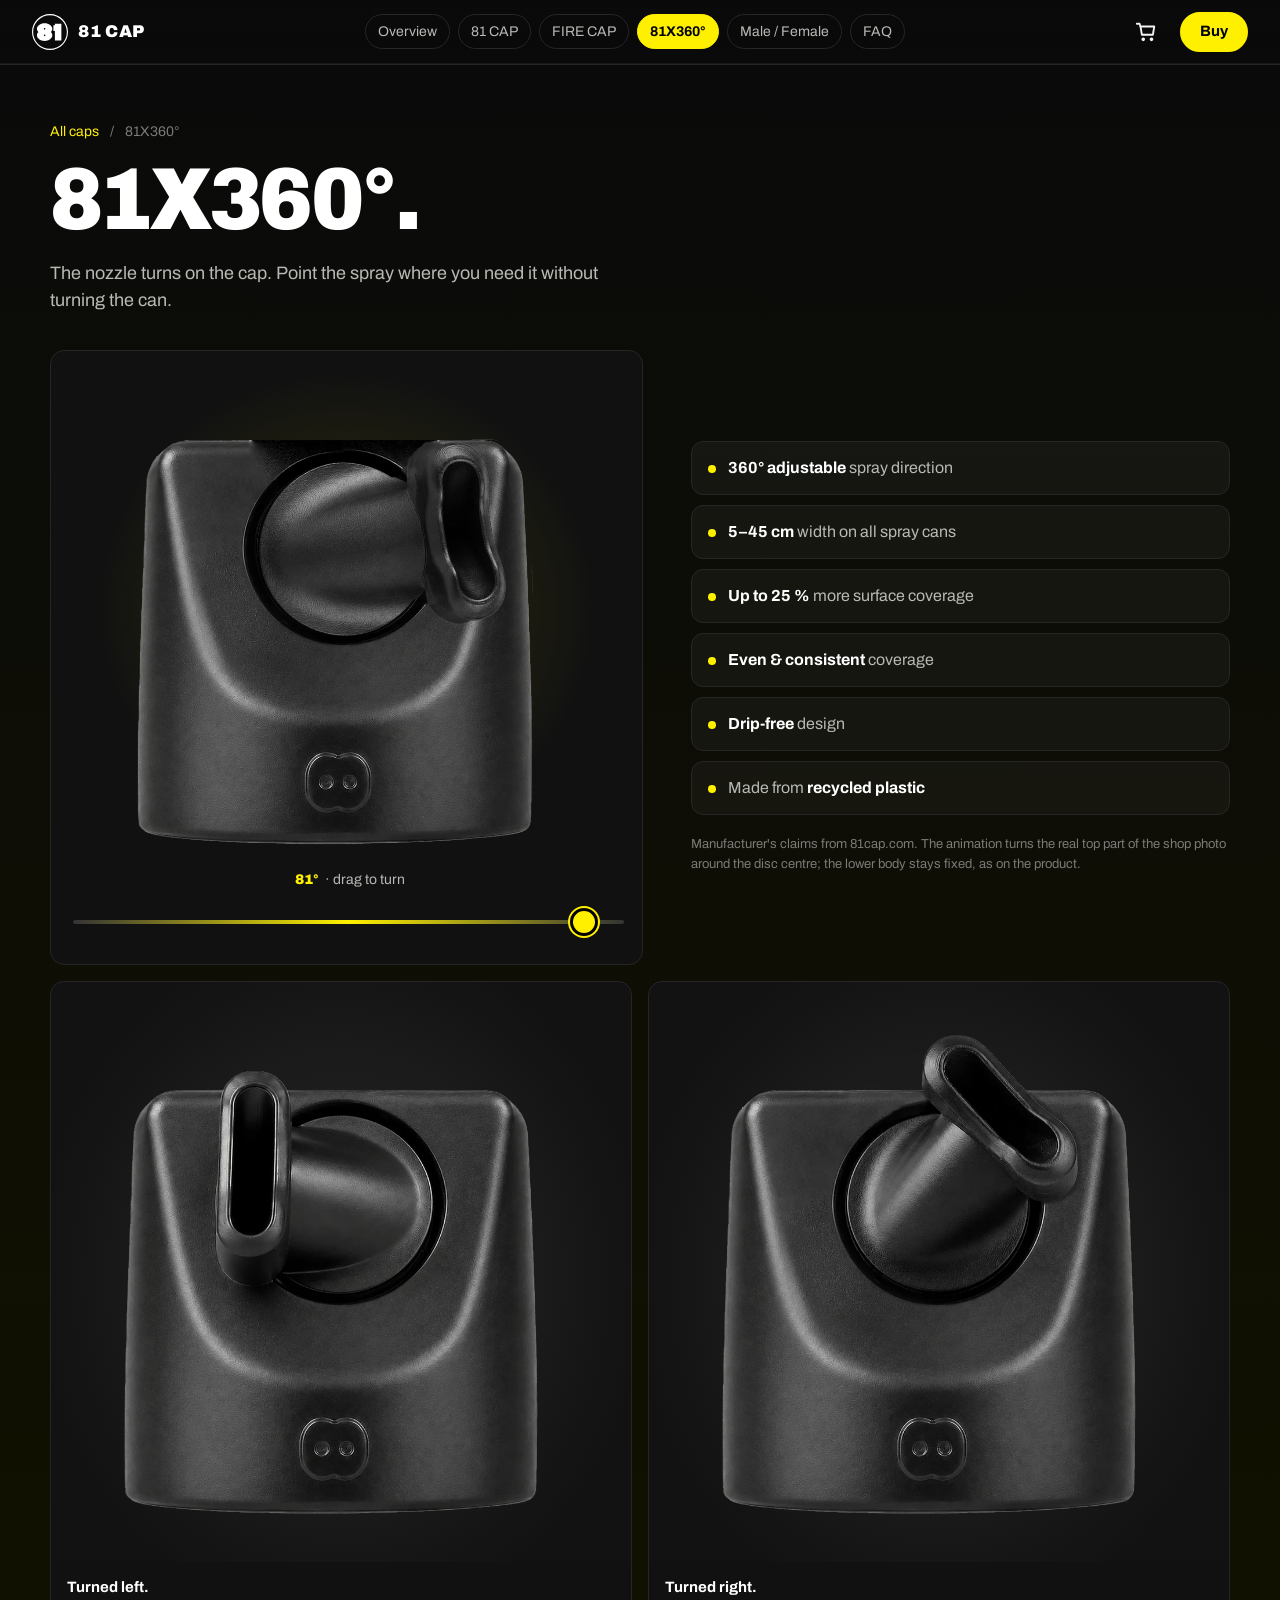
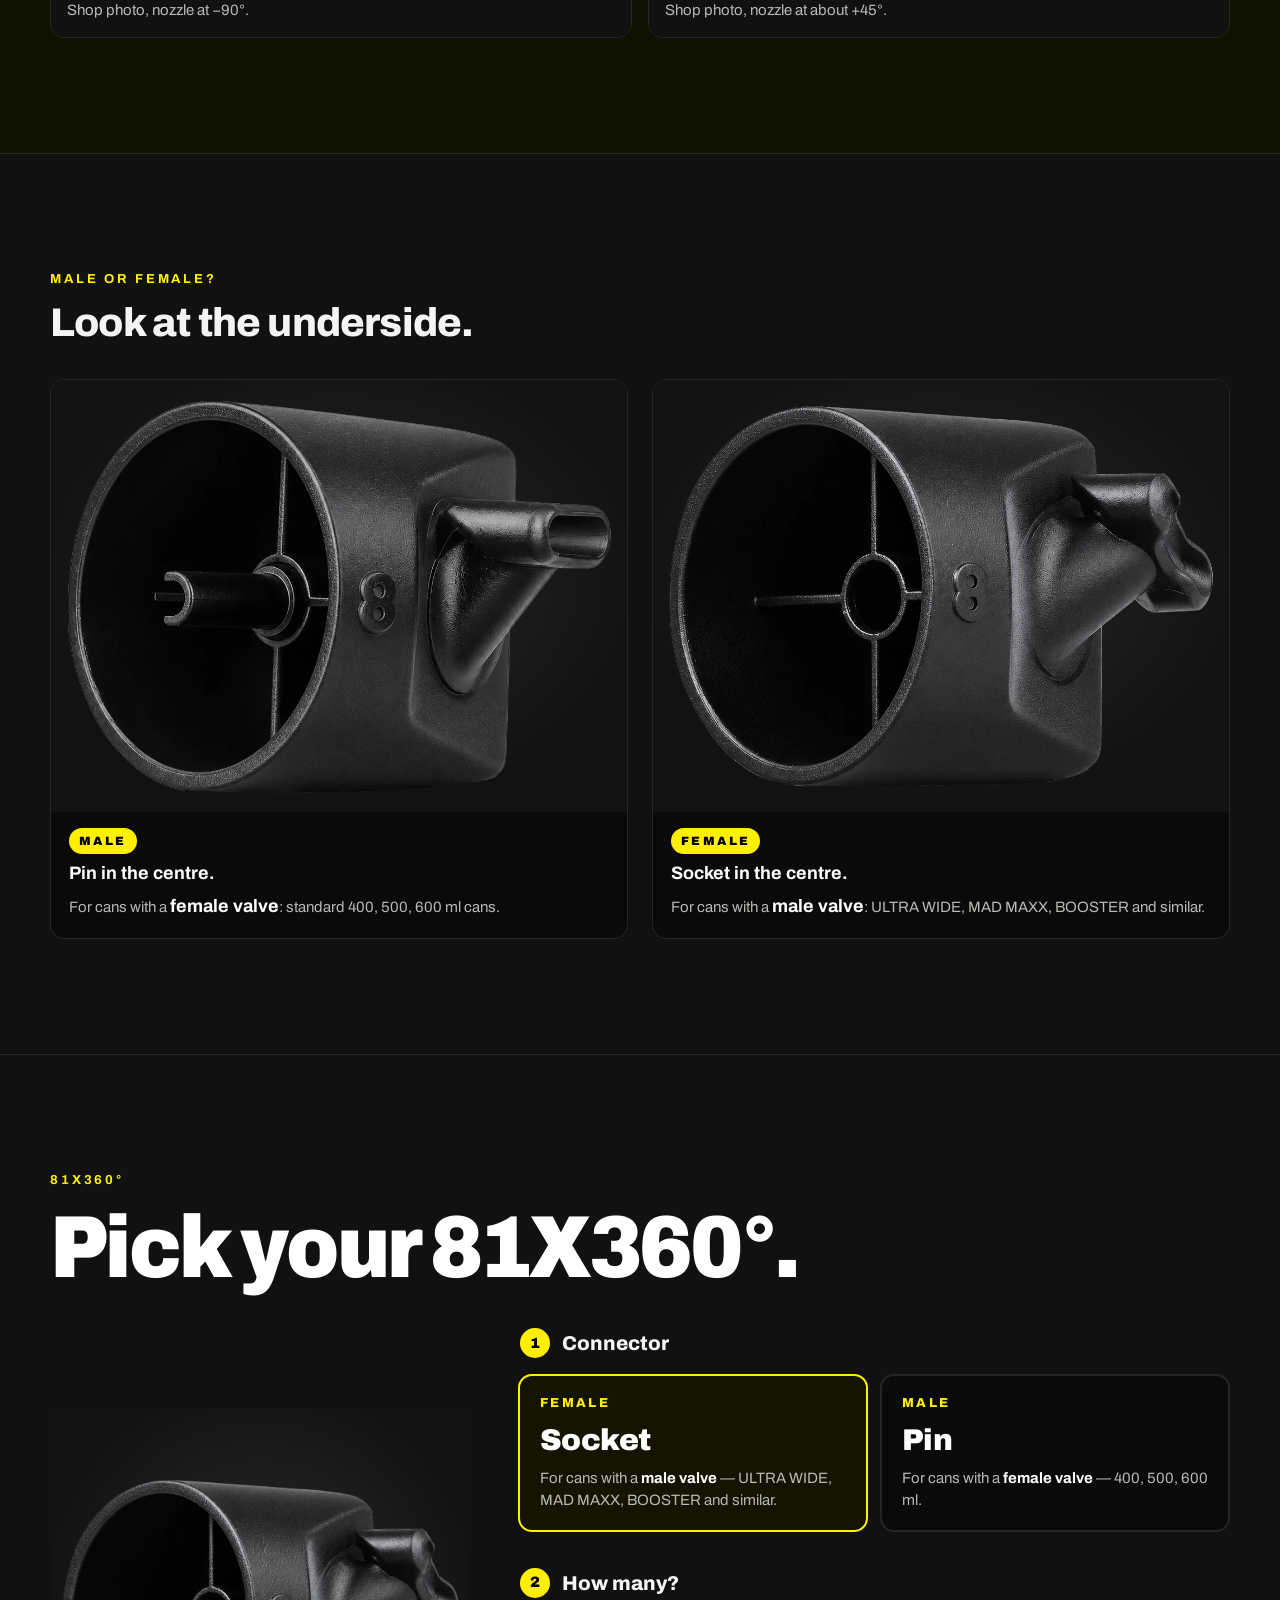
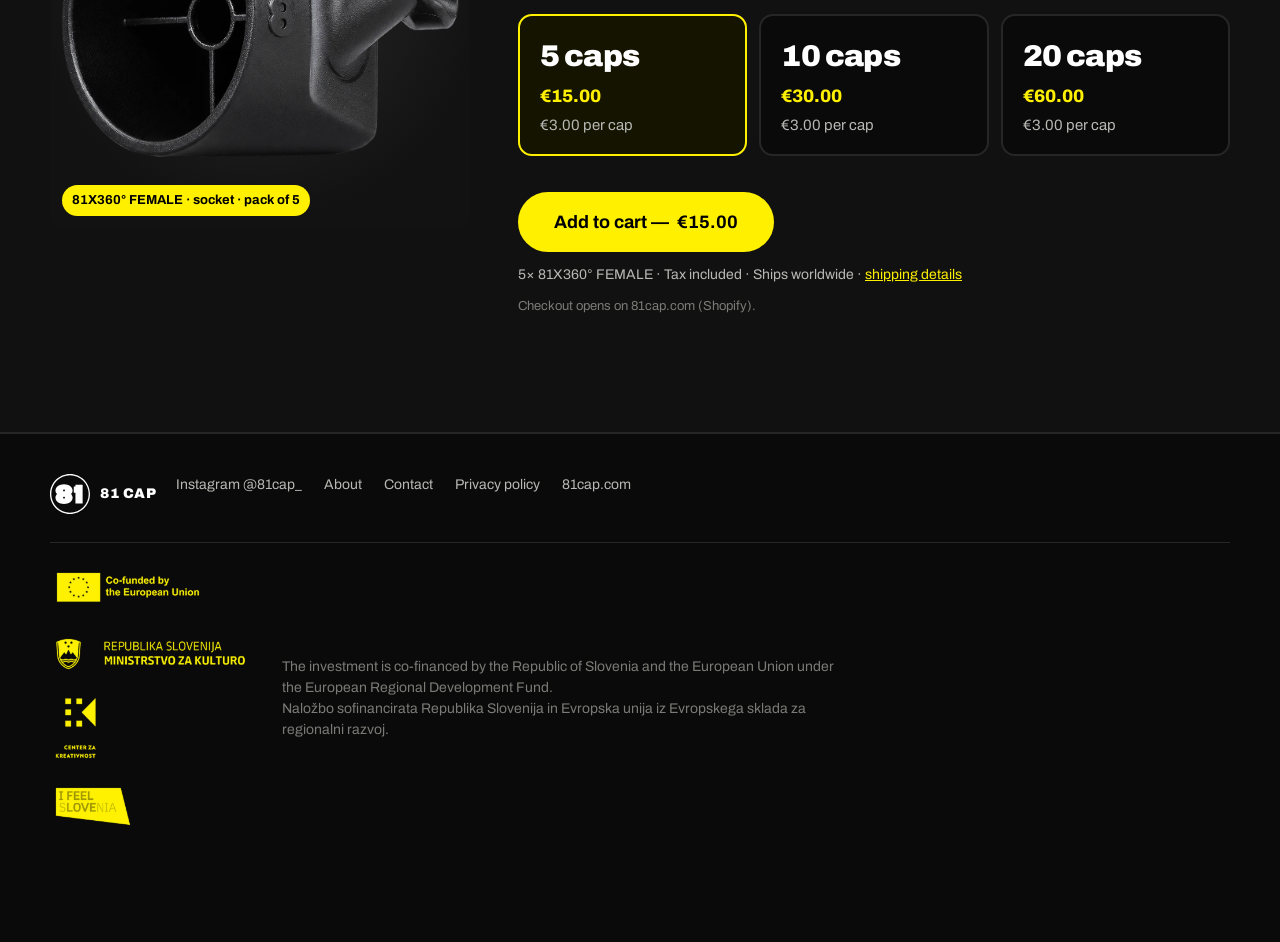
<file: x360.html>
<!doctype html>
<html lang="en">
<head>
<meta charset="utf-8">
<meta name="viewport" content="width=device-width, initial-scale=1, viewport-fit=cover">
<title>81X360° — details & buy</title>
<meta name="description" content="81X360°: 360° adjustable spray direction, 5–45 cm width on all cans, up to 25 % more coverage. MALE and FEMALE, packs of 5, 10, 20 from €15.00.">
<meta name="theme-color" content="#0a0a0a">
<meta property="og:title" content="81X360° — details & buy">
<meta property="og:description" content="81X360°: 360° adjustable spray direction, 5–45 cm width on all cans, up to 25 % more coverage. MALE and FEMALE, packs of 5, 10, 20 from €15.00.">
<meta property="og:image" content="media/products/x360-frame-up.webp">
<meta property="og:type" content="product">
<link rel="icon" href="media/81-logo.svg" type="image/svg+xml">
<link rel="preconnect" href="https://fonts.googleapis.com">
<link rel="preconnect" href="https://fonts.gstatic.com" crossorigin>
<link href="https://fonts.googleapis.com/css2?family=Archivo:wdth,wght@75..125,400..900&display=swap" rel="stylesheet">
<link rel="stylesheet" href="styles.css?v=8">
</head>
<body class="page-product">

<a class="skip" href="#main">Skip to content</a>

<header class="site-header" id="top">
  <a class="brand" href="index.html" aria-label="81 CAP home">
    <img src="media/81-logo-white.svg" alt="" width="36" height="36">
    <span>81 CAP</span>
  </a>
  <div class="header-actions">
    <a class="cart-link" href="https://www.81cap.com/cart" aria-label="Cart on 81cap.com">
      <svg width="22" height="22" viewBox="0 0 24 24" fill="none" stroke="currentColor" stroke-width="2" stroke-linecap="round" stroke-linejoin="round" aria-hidden="true"><path d="M6 6h15l-1.5 9h-12z"/><path d="M6 6L5 3H2"/><circle cx="9" cy="20" r="1"/><circle cx="18" cy="20" r="1"/></svg>
    </a>
    <a class="btn btn-primary btn-sm" href="#buy">Buy</a>
  </div>
  <nav class="site-nav" aria-label="Site">
    <a href="index.html">Overview</a>
    <a href="81cap.html?v=5">81 CAP</a>
    <a href="firecap.html?v=5">FIRE CAP</a>
    <a href="x360.html?v=5" class="is-active">81X360°</a>
    <a href="index.html#connector">Male / Female</a>
    <a href="index.html#faq">FAQ</a>
  </nav>
</header>

<main id="main">

<section class="section product product-x360" id="p-x360">
  <div class="wrap">
    <p class="crumbs"><a href="index.html">All caps</a> <span>/</span> 81X360°</p>
    <h2 class="display">81X360°.</h2>
    <p class="sub">The nozzle turns on the cap. Point the spray where you need it without turning the can.</p>

    <div class="x360-layout">
      <div class="x360-stage" id="x360Stage">
        <div class="x360-cap" id="x360Cap" aria-label="81X360° with the nozzle turning left and right" role="img">
          <img class="x360-body" src="media/products/x360-body.webp?v=5" alt="" width="800" height="930">
          <img class="x360-rotor" id="x360Rotor" src="media/products/x360-rotor.webp?v=5" alt="" width="800" height="930">
        </div>
        <div class="x360-control">
          <label for="x360Angle" class="x360-readout"><span id="x360Deg">0°</span> · drag to turn</label>
          <input type="range" id="x360Angle" min="-90" max="90" value="0" step="1" aria-label="Nozzle angle in degrees">
        </div>
      </div>
      <div class="x360-facts">
        <ul class="facts">
          <li><b>360° adjustable</b> spray direction</li>
          <li><b>5–45 cm</b> width on all spray cans</li>
          <li><b>Up to 25 %</b> more surface coverage</li>
          <li><b>Even &amp; consistent</b> coverage</li>
          <li><b>Drip-free</b> design</li>
          <li>Made from <b>recycled plastic</b></li>
        </ul>
        <p class="fineprint">Manufacturer's claims from 81cap.com. The animation turns the real top part of the shop photo around the disc centre; the lower body stays fixed, as on the product.</p>
      </div>
    </div>

    <div class="stills-grid stills-grid-2">
      <figure class="photo-dark"><img src="media/products/x360-frame-90l.webp" alt="81X360° with the nozzle turned fully to the left" width="600" height="600" loading="lazy"><figcaption><b>Turned left.</b> Shop photo, nozzle at −90°.</figcaption></figure>
      <figure class="photo-dark"><img src="media/products/x360-frame-45r.webp" alt="81X360° with the nozzle turned to the upper right" width="600" height="600" loading="lazy"><figcaption><b>Turned right.</b> Shop photo, nozzle at about +45°.</figcaption></figure>
    </div>
  </div>
</section>

<section class="section connector" id="connector">
  <div class="wrap">
    <p class="eyebrow">Male or Female?</p>
    <h2>Look at the underside.</h2>
    <div class="mf-grid">
      <figure class="mf-card mf-card-sm">
        <div class="mf-photo photo-dark"><img src="media/products/x360-male-base.webp" alt="Underside of an 81X360° MALE: pin in the centre" width="700" height="520" loading="lazy"></div>
        <figcaption><span class="mf-tag">MALE</span><b>Pin in the centre.</b><span>For cans with a <b>female valve</b>: standard 400, 500, 600 ml cans.</span></figcaption>
      </figure>
      <figure class="mf-card mf-card-sm">
        <div class="mf-photo photo-dark"><img src="media/products/x360-female-base.webp" alt="Underside of an 81X360° FEMALE: socket in the centre" width="700" height="520" loading="lazy"></div>
        <figcaption><span class="mf-tag">FEMALE</span><b>Socket in the centre.</b><span>For cans with a <b>male valve</b>: ULTRA WIDE, MAD MAXX, BOOSTER and similar.</span></figcaption>
      </figure>
    </div>
  </div>
</section>

<section class="section buy" id="buy">
  <div class="wrap">
    <p class="eyebrow">81X360°</p>
    <h2 class="display">Pick your 81X360°.</h2>
    <div class="buy-layout">
      <div class="buy-photo photo-dark" id="photo-x360">
        <img data-role="main" src="media/products/x360-female-base.webp" alt="81X360° FEMALE: underside with the socket" width="1000" height="730" loading="lazy">
        <span class="buy-photo-cap" data-role="caption">81X360° FEMALE · socket · pack of 5</span>
      </div>
      <form class="picker" data-product="x360" onsubmit="return false">
        <fieldset class="step">
          <legend><span class="step-n">1</span> Connector</legend>
          <div class="choices choices-type">
            <label class="choice"><input type="radio" name="type" value="female" checked><span class="choice-body"><span class="choice-title">FEMALE</span><span class="choice-big">Socket</span><span class="choice-desc">For cans with a <b>male valve</b> — ULTRA WIDE, MAD MAXX, BOOSTER and similar.</span></span></label>
            <label class="choice"><input type="radio" name="type" value="male"><span class="choice-body"><span class="choice-title">MALE</span><span class="choice-big">Pin</span><span class="choice-desc">For cans with a <b>female valve</b> — 400, 500, 600 ml.</span></span></label>
          </div>
        </fieldset>
        <fieldset class="step">
          <legend><span class="step-n">2</span> How many?</legend>
          <div class="choices choices-qty">
            <label class="choice choice-qty"><input type="radio" name="qty" value="5" checked><span class="choice-body"><span class="choice-big">5 caps</span><span class="choice-price">€15.00</span><span class="choice-desc">€3.00 per cap</span></span></label>
            <label class="choice choice-qty"><input type="radio" name="qty" value="10"><span class="choice-body"><span class="choice-big">10 caps</span><span class="choice-price">€30.00</span><span class="choice-desc">€3.00 per cap</span></span></label>
            <label class="choice choice-qty"><input type="radio" name="qty" value="20"><span class="choice-body"><span class="choice-big">20 caps</span><span class="choice-price">€60.00</span><span class="choice-desc">€3.00 per cap</span></span></label>
          </div>
        </fieldset>
        <div class="buy-row">
          <a class="btn btn-primary btn-xl" data-role="add" href="https://www.81cap.com/cart/58931320586572:1">Add to cart — <span data-role="price">€15.00</span></a>
          <p class="buy-meta"><span data-role="summary">5× 81X360° FEMALE</span> · Tax included · Ships worldwide · <a href="#shipping">shipping details</a></p>
          <p class="buy-note">Checkout opens on 81cap.com (Shopify).</p>
        </div>
      </form>
    </div>
  </div>
</section>



</main>

<footer class="site-footer">
  <div class="wrap footer-grid">
    <div class="footer-brand">
      <img src="media/81-logo-white.svg" alt="" width="40" height="40">
      <span>81 CAP</span>
    </div>
    <nav class="footer-links" aria-label="Footer">
      <a href="https://www.instagram.com/81cap_/" rel="noopener">Instagram @81cap_</a>
      <a href="https://www.81cap.com/pages/about" rel="noopener">About</a>
      <a href="https://www.81cap.com/pages/contact" rel="noopener">Contact</a>
      <a href="https://www.81cap.com/pages/privacy" rel="noopener">Privacy policy</a>
      <a href="https://www.81cap.com/" rel="noopener">81cap.com</a>
    </nav>
    <div class="funding-block">
      <div class="funding-logos">
        <img src="media/funding-logos-yellow.webp" alt="Co-funded by the European Union; Republika Slovenija, Ministrstvo za kulturo; Center za kreativnost; I feel Slovenia" width="652" height="872">
      </div>
      <p class="funding">The investment is co-financed by the Republic of Slovenia and the European Union under the European Regional Development Fund.<br>Naložbo sofinancirata Republika Slovenija in Evropska unija iz Evropskega sklada za regionalni razvoj.</p>
    </div>
  </div>
</footer>

<div class="sticky-bar sticky-bar-product" id="stickyBar">
  <span class="sticky-text" data-role="sticky-summary">81X360° FEMALE · 5 caps</span>
  <a class="btn btn-primary" data-role="sticky-add" href="#buy">Add to cart — €15.00</a>
</div>

<script src="app.js?v=3" defer></script>
</body>
</html>
</file>
<file: styles.css>
/* ==========================================================================
   81 CAP — product page
   Dark stage, brand yellow (#FFF000, taken from 81cap.com colour scheme)
   used only as accent. Product is shown only by the approved video/photos.
   ========================================================================== */

:root {
  --yellow: #FFF000;
  --yellow-dim: #d9cc00;
  --bg: #0a0a0a;
  --bg-2: #111111;
  --bg-3: #181818;
  --ink: #f4f4f2;
  --ink-2: #b8b8b4;
  --ink-3: #7a7a76;
  --line: #262626;
  --radius: 14px;
  --font: "Archivo", system-ui, -apple-system, "Segoe UI", Roboto, sans-serif;
  --header-h: 64px;
  --ease: cubic-bezier(.2,.7,.2,1);
}

* { box-sizing: border-box; }
html { scroll-behavior: smooth; -webkit-text-size-adjust: 100%; }
body {
  margin: 0;
  background: var(--bg);
  color: var(--ink);
  font-family: var(--font);
  font-size: 17px;
  line-height: 1.5;
  overflow-x: hidden;
}
img, video { display: block; max-width: 100%; height: auto; }
a { color: inherit; }
b, strong { font-weight: 700; }
h1, h2, h3 { margin: 0; line-height: 1; letter-spacing: -0.02em; }
p { margin: 0; }

.skip {
  position: absolute; left: 8px; top: -60px; z-index: 100;
  background: var(--yellow); color: #000; padding: 10px 14px; border-radius: 8px; font-weight: 700;
}
.skip:focus { top: 8px; }

:focus-visible { outline: 3px solid var(--yellow); outline-offset: 3px; border-radius: 4px; }

.wrap { width: min(1180px, 100% - 32px); margin-inline: auto; }

/* ---------- Buttons ---------- */
.btn {
  display: inline-flex; align-items: center; justify-content: center; gap: 8px;
  min-height: 48px; padding: 0 22px; border-radius: 999px;
  font-weight: 700; font-size: 16px; text-decoration: none; white-space: nowrap;
  border: 2px solid transparent; cursor: pointer; transition: transform .15s var(--ease), background .15s, color .15s, border-color .15s;
}
.btn:active { transform: scale(.97); }
.btn-primary { background: var(--yellow); color: #000; border-color: var(--yellow); }
.btn-primary:hover { background: #fff; border-color: #fff; }
.btn-ghost { background: transparent; color: var(--ink); border-color: rgba(255,255,255,.35); }
.btn-ghost:hover { border-color: var(--yellow); color: var(--yellow); }
.btn-sm { min-height: 40px; padding: 0 18px; font-size: 15px; }
.btn-xl { min-height: 60px; padding: 0 34px; font-size: 18px; }

/* ---------- Header ---------- */
.site-header {
  position: sticky; top: 0; z-index: 50;
  height: var(--header-h);
  display: flex; align-items: center; justify-content: space-between; gap: 16px;
  padding: 0 clamp(16px, 3vw, 32px);
  background: linear-gradient(to bottom, rgba(10,10,10,.92), rgba(10,10,10,.75));
  backdrop-filter: blur(12px); -webkit-backdrop-filter: blur(12px);
  border-bottom: 1px solid rgba(255,255,255,.06);
}
.brand { display: flex; align-items: center; gap: 10px; text-decoration: none; font-weight: 900; letter-spacing: .04em; color: #fff; }
.brand img { color: #fff; }
.site-nav { display: none; gap: 24px; font-size: 15px; color: var(--ink-2); }
.site-nav a { text-decoration: none; }
.site-nav a:hover { color: var(--yellow); }
.header-actions { display: flex; align-items: center; gap: 12px; }
.cart-link { display: inline-flex; width: 44px; height: 44px; align-items: center; justify-content: center; border-radius: 50%; color: var(--ink); }
.cart-link:hover { color: var(--yellow); }
@media (min-width: 900px) { .site-nav { display: flex; } }

/* ---------- Hero ---------- */
.hero {
  position: relative;
  min-height: calc(100svh - var(--header-h));
  display: grid;
  grid-template-rows: 1fr auto;
  overflow: hidden;
  background: #050505;
}
.hero-media { position: absolute; inset: 0; z-index: 0; }
.hero-video, .hero-poster-static {
  position: absolute; inset: 0; width: 100%; height: 100%;
  object-fit: cover; object-position: center 60%;
}
.hero-poster-static { display: none; }
.hero-fade { position: absolute; inset: 0; background: #000; opacity: 0; pointer-events: none; transition: opacity .35s linear; }
.hero-fade.is-on { opacity: 1; }
.hero-vignette {
  position: absolute; inset: 0; pointer-events: none;
  background:
    linear-gradient(to top, rgba(10,10,10,1) 0%, rgba(10,10,10,0) 22%),
    linear-gradient(to right, rgba(5,5,5,.8) 0%, rgba(5,5,5,0) 42%),
    linear-gradient(to left, rgba(5,5,5,.55) 0%, rgba(5,5,5,0) 32%);
}
.hero-content {
  position: relative; z-index: 1;
  width: min(1180px, 100% - 32px); margin-inline: auto;
  display: grid; grid-template-columns: 1fr; align-content: end;
  gap: 24px; padding: 32px 0 56px;
}
.eyebrow {
  font-size: 13px; letter-spacing: .22em; text-transform: uppercase; font-weight: 700; color: var(--yellow);
  margin-bottom: 14px;
}
h1 { font-size: clamp(44px, 9vw, 112px); font-weight: 900; font-stretch: 90%; letter-spacing: -0.035em; line-height: .92; color: #fff; }
.lede { margin-top: 18px; font-size: clamp(18px, 2.2vw, 24px); color: var(--ink-2); max-width: 28ch; }
.lede strong { color: var(--yellow); }
.hero-cta { display: flex; flex-wrap: wrap; gap: 12px; margin-top: 26px; }

/* reveal (initial state only applied when JS adds .js) */
.js .reveal { opacity: 0; transform: translateY(14px); transition: opacity .6s var(--ease), transform .6s var(--ease); }
.js .reveal.is-in { opacity: 1; transform: none; }

/* feature cards */
.hero-features {
  position: relative;
  min-height: 112px;
  padding: 16px 20px 18px;
  border-radius: var(--radius);
  background: rgba(10,10,10,.55);
  border: 1px solid rgba(255,255,255,.08);
  backdrop-filter: blur(8px); -webkit-backdrop-filter: blur(8px);
}
.feature {
  position: absolute; inset: 16px 20px 18px;
  display: flex; flex-direction: column; justify-content: center; gap: 4px;
  opacity: 0; transform: translateY(8px);
  transition: opacity .45s var(--ease), transform .45s var(--ease);
  pointer-events: none;
}
.feature.is-active { opacity: 1; transform: none; }
.feature-num { font-size: clamp(40px, 6vw, 64px); font-weight: 900; line-height: 1; color: var(--yellow); letter-spacing: -0.03em; font-variant-numeric: tabular-nums; }
.feature-num .unit, .feature-num .pre { font-size: .5em; font-weight: 700; color: #fff; letter-spacing: 0; }
.feature-num-text { color: #fff; }
.feature-label { font-size: 15px; color: var(--ink-2); }
.feature-label b { color: #fff; }
.feature-dots { position: absolute; right: 18px; bottom: 14px; margin: 0; padding: 0; list-style: none; display: flex; gap: 6px; }
.feature-dots li { width: 6px; height: 6px; border-radius: 50%; background: rgba(255,255,255,.25); transition: background .3s, width .3s; }
.feature-dots li.is-active { background: var(--yellow); width: 18px; border-radius: 3px; }

.scroll-hint { position: absolute; left: 50%; bottom: 14px; transform: translateX(-50%); z-index: 2; width: 44px; height: 44px; display: none; place-items: center; }
.scroll-hint span { width: 1px; height: 26px; background: linear-gradient(var(--yellow), transparent); animation: drop 1.8s infinite; }
@keyframes drop { 0% { transform: scaleY(0); transform-origin: top } 50% { transform: scaleY(1); transform-origin: top } 51% { transform-origin: bottom } 100% { transform: scaleY(0); transform-origin: bottom } }

@media (min-width: 900px) {
  .hero { min-height: calc(100vh - var(--header-h)); max-height: 960px; }
  .hero-content {
    grid-template-columns: minmax(0, 1fr) minmax(0, 1fr);
    align-items: end; align-content: end;
    padding: 48px 0 72px;
  }
  .hero-copy { max-width: min(34vw, 520px); }
  h1 { font-size: clamp(44px, 5.8vw, 92px); }
  .lede { max-width: 22ch; }
  .hero-features { max-width: 400px; }
  .hero-features { justify-self: end; width: 100%; min-height: 150px; padding: 22px 26px; }
  .feature { inset: 22px 26px; }
  .scroll-hint { display: grid; }
  .hero-video, .hero-poster-static { object-position: center center; }
}
@media (max-width: 899px) {
  .hero { min-height: auto; }
  .hero-media { position: relative; height: 58svh; min-height: 320px; max-height: 560px; }
  .hero-vignette { background: linear-gradient(to top, rgba(5,5,5,1) 0%, rgba(5,5,5,0) 30%); }
  .hero-content { padding: 0 0 32px; margin-top: -72px; }
  h1 { font-size: clamp(46px, 14vw, 72px); }
}

/* ---------- Generic sections ---------- */
.section { padding: clamp(64px, 9vw, 120px) 0; }
.display { font-size: clamp(40px, 7vw, 88px); font-weight: 900; font-stretch: 90%; letter-spacing: -0.03em; color: #fff; }
.display .count { color: var(--yellow); font-variant-numeric: tabular-nums; }
h2:not(.display) { font-size: clamp(28px, 4vw, 40px); font-weight: 800; }
.sub { margin-top: 16px; font-size: 18px; color: var(--ink-2); max-width: 60ch; }
.fineprint { margin-top: 20px; font-size: 13px; color: var(--ink-3); }

/* ---------- Proof ---------- */
.proof { background: var(--bg); border-top: 1px solid var(--line); }
.bars { display: grid; grid-template-columns: 1fr; gap: 28px 40px; margin-top: 44px; }
@media (min-width: 760px) { .bars { grid-template-columns: 1fr 1fr; } }
.bar-group h3 { font-size: 14px; letter-spacing: .12em; text-transform: uppercase; color: var(--ink-3); margin-bottom: 12px; font-weight: 700; }
.bar { display: grid; grid-template-columns: 110px 1fr auto; align-items: center; gap: 12px; margin-bottom: 8px; font-size: 15px; }
.bar-label { color: var(--ink-2); }
.bar-track { height: 18px; background: var(--bg-3); border-radius: 4px; overflow: hidden; }
.bar-fill {
  display: block; height: 100%; width: 0; border-radius: 4px;
  background: #3a3a3a;
  transition: width 1.1s var(--ease);
}
.bar-fill.is-81 { background: var(--yellow); }
.bars.is-in .bar-fill { width: calc(var(--v) / var(--max) * 100%); }
.bar-val { font-variant-numeric: tabular-nums; font-weight: 700; color: #fff; min-width: 60px; text-align: right; }
.proof-female { margin-top: 36px; font-size: 18px; color: var(--ink-2); }
.proof-female .count { color: var(--yellow); font-weight: 900; font-size: 1.3em; }
.proof-female b { color: #fff; }

/* ---------- Stills ---------- */
.stills { padding-top: 0; }
.stills-grid { display: grid; grid-template-columns: 1fr; gap: 16px; }
@media (min-width: 760px) { .stills-grid { grid-template-columns: repeat(3, 1fr); } }
.stills figure { margin: 0; border-radius: var(--radius); overflow: hidden; background: var(--bg-2); border: 1px solid var(--line); }
.stills img { width: 100%; aspect-ratio: 10/9; object-fit: cover; }
.stills figcaption { padding: 14px 16px 16px; font-size: 15px; color: var(--ink-2); }
.stills figcaption b { color: #fff; display: block; }

/* ---------- Buy ---------- */
.buy { background: var(--bg-2); border-top: 1px solid var(--line); border-bottom: 1px solid var(--line); scroll-margin-top: var(--header-h); }
.picker { margin-top: 40px; display: grid; gap: 36px; }
.step { border: 0; padding: 0; margin: 0; min-width: 0; }
.step legend { font-size: 20px; font-weight: 800; margin-bottom: 16px; display: flex; align-items: center; gap: 12px; }
.step-n { display: inline-grid; place-items: center; width: 30px; height: 30px; border-radius: 50%; background: var(--yellow); color: #000; font-size: 15px; font-weight: 900; }
.choices { display: grid; gap: 12px; }
.choices-type { grid-template-columns: 1fr; }
.choices-qty { grid-template-columns: repeat(3, 1fr); }
@media (min-width: 700px) { .choices-type { grid-template-columns: 1fr 1fr; } }
@media (max-width: 420px) { .choices-qty { grid-template-columns: 1fr; } }
.choice { position: relative; display: block; cursor: pointer; }
.choice input { position: absolute; opacity: 0; width: 1px; height: 1px; }
.choice-body {
  display: flex; flex-direction: column; gap: 4px;
  min-height: 60px; padding: 18px 20px;
  border-radius: var(--radius); background: var(--bg); border: 2px solid var(--line);
  transition: border-color .15s, background .15s, transform .15s var(--ease);
}
.choice:hover .choice-body { border-color: #444; }
.choice input:checked + .choice-body { border-color: var(--yellow); background: #141400; }
.choice input:focus-visible + .choice-body { outline: 3px solid var(--yellow); outline-offset: 3px; }
.choice-title { font-size: 13px; letter-spacing: .18em; text-transform: uppercase; color: var(--yellow); font-weight: 800; }
.choice-big { font-size: clamp(22px, 3vw, 30px); font-weight: 900; color: #fff; letter-spacing: -0.02em; }
.choice-price { font-size: 18px; font-weight: 800; color: var(--yellow); }
.choice-desc { font-size: 15px; color: var(--ink-2); }
.choice-desc b { color: #fff; }
.choice-qty .choice-body { align-items: flex-start; }
.hint { margin-top: 14px; font-size: 14px; color: var(--ink-3); max-width: 70ch; }
.hint b { color: var(--ink-2); }
.buy-row { display: grid; gap: 12px; justify-items: start; }
#addToCart { width: 100%; max-width: 420px; }
.buy-meta { font-size: 14px; color: var(--ink-2); }
.buy-meta a { color: var(--yellow); }
.buy-note { font-size: 13px; color: var(--ink-3); }

/* ---------- How to ---------- */
.tips { list-style: none; margin: 40px 0 0; padding: 0; display: grid; grid-template-columns: repeat(2, 1fr); gap: 12px; }
@media (min-width: 760px) { .tips { grid-template-columns: repeat(4, 1fr); } }
.tips li { padding: 22px 20px; border-radius: var(--radius); background: var(--bg-2); border: 1px solid var(--line); display: flex; flex-direction: column; gap: 6px; }
.tip-num { font-size: clamp(28px, 4vw, 44px); font-weight: 900; color: var(--yellow); letter-spacing: -0.02em; line-height: 1; }
.tip-text { color: var(--ink-2); font-size: 15px; }

/* ---------- FAQ + shipping ---------- */
.faq { background: var(--bg); border-top: 1px solid var(--line); }
.faq-grid { display: grid; grid-template-columns: 1fr; gap: 56px; }
@media (min-width: 900px) { .faq-grid { grid-template-columns: 1fr 1.2fr; gap: 80px; } }
.ship-table { width: 100%; border-collapse: collapse; margin-top: 24px; font-size: 15px; }
.ship-table th, .ship-table td { text-align: left; padding: 12px 10px; border-bottom: 1px solid var(--line); }
.ship-table th { font-size: 12px; letter-spacing: .14em; text-transform: uppercase; color: var(--ink-3); }
.ship-table td:first-child { font-weight: 700; color: #fff; }
details { border-bottom: 1px solid var(--line); }
details:first-of-type { margin-top: 24px; border-top: 1px solid var(--line); }
summary { cursor: pointer; list-style: none; padding: 18px 36px 18px 0; font-weight: 700; font-size: 18px; position: relative; }
summary::-webkit-details-marker { display: none; }
summary::after { content: "+"; position: absolute; right: 4px; top: 14px; color: var(--yellow); font-size: 26px; font-weight: 400; transition: transform .2s; }
details[open] summary::after { transform: rotate(45deg); }
details p { padding: 0 0 20px; color: var(--ink-2); max-width: 60ch; }
#shipping { scroll-margin-top: calc(var(--header-h) + 16px); }

/* ---------- Final CTA ---------- */
.final { background: radial-gradient(60% 80% at 30% 50%, rgba(255,240,0,.10), transparent 70%), var(--bg); }
.final-inner { display: grid; grid-template-columns: 1fr; gap: 32px; align-items: center; }
@media (min-width: 760px) { .final-inner { grid-template-columns: 1fr 1.3fr; gap: 56px; } }
.final-inner img { width: min(100%, 420px); border-radius: var(--radius); }
.final .btn { margin-top: 28px; }

/* ---------- Footer ---------- */
.site-footer { border-top: 1px solid var(--line); padding: 40px 0 calc(40px + env(safe-area-inset-bottom)); color: var(--ink-3); font-size: 14px; }
.footer-grid { display: grid; gap: 20px; }
.footer-brand { display: flex; align-items: center; gap: 10px; font-weight: 900; color: #fff; letter-spacing: .04em; }
.footer-brand img { color: #fff; }
.footer-links { display: flex; flex-wrap: wrap; gap: 8px 22px; }
.footer-links a { text-decoration: none; color: var(--ink-2); }
.footer-links a:hover { color: var(--yellow); }
.funding { max-width: 70ch; line-height: 1.5; }
@media (min-width: 900px) { .footer-grid { grid-template-columns: auto 1fr; } .funding { grid-column: 1 / -1; } }

/* ---------- Mobile sticky bar ---------- */
.sticky-bar {
  position: fixed; left: 0; right: 0; bottom: 0; z-index: 60;
  display: flex; align-items: center; justify-content: space-between; gap: 12px;
  padding: 10px 16px calc(10px + env(safe-area-inset-bottom));
  background: rgba(10,10,10,.92); backdrop-filter: blur(12px); -webkit-backdrop-filter: blur(12px);
  border-top: 1px solid rgba(255,255,255,.1);
  transform: translateY(110%); transition: transform .3s var(--ease);
}
.sticky-bar.is-visible { transform: none; }
.sticky-text { font-size: 15px; color: var(--ink-2); }
.sticky-text b { color: #fff; }
.sticky-bar .btn { min-width: 120px; }
@media (min-width: 900px) { .sticky-bar { display: none; } }
body.has-sticky { padding-bottom: 72px; }

/* ---------- Reduced motion ---------- */
@media (prefers-reduced-motion: reduce) {
  html { scroll-behavior: auto; }
  .hero-video { display: none; }
  .hero-poster-static { display: block; }
  .js .reveal { opacity: 1; transform: none; transition: none; }
  .feature { transition: none; }
  .bar-fill { transition: none; }
  .bars .bar-fill { width: calc(var(--v) / var(--max) * 100%); }
  .scroll-hint span { animation: none; }
  .sticky-bar { transition: none; }
}

/* ==========================================================================
   v2 - three product families, Male/Female guide, compare, 81X360 rotation
   ========================================================================== */

/* photo frames: shop photos are on white, 81X360 photos are transparent */
.photo-light { background: #f6f6f4; border-radius: var(--radius); overflow: hidden; }
.photo-light img { width: 100%; height: auto; display: block; }
.photo-dark { background: radial-gradient(70% 70% at 50% 45%, #2a2a2a, #121212 75%); border-radius: var(--radius); overflow: hidden; }
.photo-dark img { width: 100%; height: auto; display: block; }

/* ---------- family ---------- */
.family { border-top: 1px solid var(--line); }
.family-grid { display: grid; grid-template-columns: 1fr; gap: 14px; margin-top: 36px; }
@media (min-width: 720px) { .family-grid { grid-template-columns: repeat(3, 1fr); gap: 18px; } }
.family-card { display: grid; gap: 6px; padding: 14px; border-radius: var(--radius); background: var(--bg-2); border: 1px solid var(--line); text-decoration: none; color: inherit; transition: border-color .15s, transform .2s var(--ease); }
.family-card:hover { border-color: var(--yellow); transform: translateY(-2px); }
.family-photo { aspect-ratio: 1; display: grid; place-items: center; margin-bottom: 8px; }
.family-photo img { width: 100%; height: 100%; object-fit: contain; }
.family-name { font-size: 26px; font-weight: 900; color: #fff; letter-spacing: -0.02em; }
.family-what { color: var(--ink-2); font-size: 15px; }
.family-price { color: var(--yellow); font-weight: 700; font-size: 15px; }

/* ---------- Male / Female guide ---------- */
.connector { background: var(--bg-2); border-top: 1px solid var(--line); }
.mf-grid { display: grid; grid-template-columns: 1fr; gap: 16px; margin-top: 36px; }
@media (min-width: 720px) { .mf-grid { grid-template-columns: 1fr 1fr; gap: 24px; } }
.mf-card { margin: 0; border-radius: var(--radius); background: var(--bg); border: 1px solid var(--line); overflow: hidden; }
.mf-photo { border-radius: 0; aspect-ratio: 1; display: grid; place-items: center; }
.mf-photo img { width: 100%; height: 100%; object-fit: contain; }
.mf-card-sm .mf-photo { aspect-ratio: 4 / 3; }
.mf-card figcaption { display: grid; gap: 6px; padding: 16px 18px 18px; color: var(--ink-2); font-size: 15px; }
.mf-card figcaption b { color: #fff; font-size: 18px; }
.mf-tag { display: inline-block; justify-self: start; font-size: 12px; letter-spacing: .2em; font-weight: 900; color: #000; background: var(--yellow); padding: 4px 10px; border-radius: 999px; }
.mf-line { color: var(--yellow); font-weight: 700; }
.mf-grid-x360 { margin-top: 16px; }

/* ---------- product intro + specs ---------- */
.product { border-top: 1px solid var(--line); }
.product-fire { background: linear-gradient(180deg, var(--bg) 0%, #140a0a 100%); }
.product-x360 { background: linear-gradient(180deg, var(--bg) 0%, #121200 100%); }
.specs { display: grid; grid-template-columns: repeat(2, 1fr); gap: 12px; margin-top: 36px; }
@media (min-width: 760px) { .specs { grid-template-columns: repeat(4, 1fr); } }
.spec { padding: 20px 18px; border-radius: var(--radius); background: rgba(255,255,255,.04); border: 1px solid var(--line); display: grid; gap: 4px; }
.spec-num { font-size: clamp(28px, 4vw, 44px); font-weight: 900; color: var(--yellow); letter-spacing: -0.02em; line-height: 1; font-variant-numeric: tabular-nums; }
.spec-num small { font-size: .5em; color: #fff; font-weight: 700; }
.spec-label { color: var(--ink-2); font-size: 14px; }
.fire-hero { margin-top: 36px; }
.fire-hero img { width: 100%; }
.stills-grid-2 { grid-template-columns: 1fr; margin-top: 16px; }
@media (min-width: 720px) { .stills-grid-2 { grid-template-columns: 1fr 1fr; } }
.stills-grid-2 figure { margin: 0; border: 1px solid var(--line); }
.stills-grid-2 figure img { aspect-ratio: 1; object-fit: contain; }
.stills-grid-2 figcaption { padding: 14px 16px 16px; font-size: 15px; color: var(--ink-2); background: var(--bg-2); }
.stills-grid-2 figcaption b { color: #fff; display: block; }

/* ---------- buy layout with photo ---------- */
.buy-layout { display: grid; grid-template-columns: 1fr; gap: 28px; margin-top: 36px; }
@media (min-width: 900px) { .buy-layout { grid-template-columns: minmax(280px, 420px) 1fr; gap: 48px; align-items: start; } .buy-photo { position: sticky; top: calc(var(--header-h) + 16px); } }
.buy-photo { position: relative; aspect-ratio: 1; display: grid; place-items: center; }
.buy-photo img[data-role="main"] { width: 100%; height: 100%; object-fit: contain; transition: opacity .25s; }
.buy-photo img[data-role="pack"] { position: absolute; right: 12px; bottom: 44px; width: 32%; height: auto; border-radius: 10px; border: 2px solid #fff; box-shadow: 0 6px 20px rgba(0,0,0,.25); background: #fff; transition: opacity .25s; }
.buy-photo.is-swapping img { opacity: 0; }
.buy-photo-cap { position: absolute; left: 12px; bottom: 12px; font-size: 13px; font-weight: 700; color: #000; background: var(--yellow); padding: 6px 10px; border-radius: 999px; }
.picker { margin-top: 0; }

/* ---------- 81X360 rotation ---------- */
.x360-layout { display: grid; grid-template-columns: 1fr; gap: 28px; margin-top: 36px; }
@media (min-width: 860px) { .x360-layout { grid-template-columns: 1.1fr 1fr; gap: 48px; align-items: center; } }
.x360-stage { border-radius: var(--radius); background: radial-gradient(60% 55% at 50% 42%, rgba(255,240,0,.16), transparent 70%), var(--bg-2); border: 1px solid var(--line); padding: 20px 20px 18px; }
.x360-cap { position: relative; width: min(100%, 420px); margin: 0 auto; aspect-ratio: 800 / 930; }
.x360-body, .x360-rotor { position: absolute; inset: 0; width: 100%; height: 100%; display: block; }
.x360-rotor { transform-origin: 49.36% 36.45%; will-change: transform; }
.x360-control { margin-top: 10px; display: grid; gap: 8px; }
.x360-readout { font-size: 14px; color: var(--ink-2); display: flex; justify-content: center; gap: 6px; }
.x360-readout span { color: var(--yellow); font-weight: 900; font-variant-numeric: tabular-nums; min-width: 3.5ch; text-align: right; }
#x360Angle { -webkit-appearance: none; appearance: none; width: 100%; height: 44px; background: transparent; cursor: grab; }
#x360Angle:active { cursor: grabbing; }
#x360Angle::-webkit-slider-runnable-track { height: 4px; border-radius: 2px; background: linear-gradient(90deg, #333, var(--yellow) 50%, #333); }
#x360Angle::-webkit-slider-thumb { -webkit-appearance: none; width: 28px; height: 28px; border-radius: 50%; background: var(--yellow); border: 3px solid #000; margin-top: -12px; box-shadow: 0 0 0 2px var(--yellow); }
#x360Angle::-moz-range-track { height: 4px; border-radius: 2px; background: linear-gradient(90deg, #333, var(--yellow) 50%, #333); }
#x360Angle::-moz-range-thumb { width: 22px; height: 22px; border-radius: 50%; background: var(--yellow); border: 3px solid #000; }
.facts { list-style: none; margin: 0; padding: 0; display: grid; gap: 10px; }
.facts li { padding: 14px 16px; border-radius: 12px; background: rgba(255,255,255,.04); border: 1px solid var(--line); color: var(--ink-2); font-size: 16px; }
.facts li b { color: #fff; }
.facts li::before { content: ""; display: inline-block; width: 8px; height: 8px; border-radius: 50%; background: var(--yellow); margin-right: 12px; vertical-align: middle; }

/* ---------- compare table ---------- */
.compare { border-top: 1px solid var(--line); background: var(--bg-2); }
.table-scroll { overflow-x: auto; margin-top: 36px; -webkit-overflow-scrolling: touch; border-radius: var(--radius); border: 1px solid var(--line); }
.cmp-table { width: 100%; min-width: 640px; border-collapse: collapse; font-size: 15px; background: var(--bg); }
.cmp-table th, .cmp-table td { padding: 14px 16px; text-align: left; vertical-align: top; border-bottom: 1px solid var(--line); }
.cmp-table thead th { font-size: 20px; font-weight: 900; color: var(--yellow); letter-spacing: -0.01em; background: var(--bg-2); }
.cmp-table tbody th { font-size: 12px; letter-spacing: .14em; text-transform: uppercase; color: var(--ink-3); font-weight: 700; width: 140px; }
.cmp-table td { color: var(--ink-2); }
.cmp-table td b { color: #fff; }
.cmp-table tr:last-child th, .cmp-table tr:last-child td { border-bottom: 0; }

/* ---------- final ---------- */
.final-photo { width: min(100%, 420px); }

@media (prefers-reduced-motion: reduce) {
  .family-card:hover { transform: none; }
}

.cmp-table tbody th { position: sticky; left: 0; background: var(--bg); }

/* ==========================================================================
   v3 - multi-page: overview + one page per cap
   ========================================================================== */
.site-header { flex-wrap: wrap; height: auto; min-height: var(--header-h); padding-top: 8px; padding-bottom: 8px; row-gap: 4px; }
.site-nav { display: flex; order: 3; width: 100%; gap: 6px; overflow-x: auto; -webkit-overflow-scrolling: touch; scrollbar-width: none; padding: 2px 0 4px; font-size: 14px; }
.site-nav::-webkit-scrollbar { display: none; }
.site-nav a { white-space: nowrap; padding: 6px 12px; border-radius: 999px; border: 1px solid var(--line); color: var(--ink-2); }
.site-nav a:hover { color: var(--yellow); border-color: var(--yellow); }
.site-nav a.is-active { color: #000; background: var(--yellow); border-color: var(--yellow); font-weight: 700; }
@media (min-width: 900px) {
  .site-header { flex-wrap: nowrap; height: var(--header-h); padding-top: 0; padding-bottom: 0; }
  .site-nav { order: 0; width: auto; overflow: visible; padding: 0; gap: 8px; }
}
@media (max-width: 899px) { :root { --header-h: 108px; } }

.crumbs { font-size: 14px; color: var(--ink-3); margin-bottom: 14px; }
.crumbs a { color: var(--yellow); text-decoration: none; }
.crumbs span { margin: 0 8px; }

.family .sub { margin-top: 12px; }
.family-grid-rich .family-card { padding: 16px; gap: 8px; }
.family-specs { list-style: none; margin: 4px 0 0; padding: 0; display: grid; gap: 6px; font-size: 14px; color: var(--ink-2); }
.family-specs li { padding-left: 16px; position: relative; }
.family-specs li::before { content: ""; position: absolute; left: 0; top: 8px; width: 6px; height: 6px; border-radius: 50%; background: var(--yellow); }
.family-specs b { color: #fff; }
.family-btn { margin-top: 6px; justify-self: start; }
.family-card:hover .family-btn { background: #fff; border-color: #fff; }
@media (max-width: 719px) {
  .family-card { grid-template-columns: 112px 1fr; grid-template-rows: auto; column-gap: 14px; align-items: start; }
  .family-photo { grid-row: 1 / span 6; width: 112px; aspect-ratio: 1; margin: 0; }
  .family-specs { font-size: 13px; }
}

/* product pages */
.page-product .product { padding-top: clamp(28px, 5vw, 56px); }
.page-product .buy { scroll-margin-top: var(--header-h); }
.sticky-bar-product .sticky-text { min-width: 0; overflow: hidden; text-overflow: ellipsis; white-space: nowrap; }
.sticky-bar-product .btn { white-space: nowrap; }
.mf-line a { color: var(--yellow); }

.family-card > * { min-width: 0; }
@media (max-width: 719px) { .family-grid-rich .family-card { grid-template-columns: 112px minmax(0, 1fr); } }

@media (min-width: 900px) { .site-nav { order: 1; } .header-actions { order: 2; } }

#p-81cap .fire-hero img { aspect-ratio: 16 / 10; object-fit: cover; }
@media (max-width: 719px) { #p-81cap .fire-hero img { aspect-ratio: 4 / 3; } }

/* ---------- funding logos in the footer ---------- */
.funding-block { grid-column: 1 / -1; display: grid; grid-template-columns: 1fr; gap: 20px; align-items: center; margin-top: 8px; padding-top: 24px; border-top: 1px solid var(--line); }
@media (min-width: 720px) { .funding-block { grid-template-columns: auto 1fr; gap: 32px; } }
.funding-logos { background: #FFF100; border-radius: 12px; padding: 14px 18px; width: max-content; max-width: 100%; }
.funding-logos img { display: block; width: 190px; height: auto; }
.funding { margin: 0; }

@media (min-width: 900px) { .funding-block .funding { grid-column: auto; } }

.funding-logos { background: none; padding: 0; }
.funding-logos img { width: 200px; }
</file>
